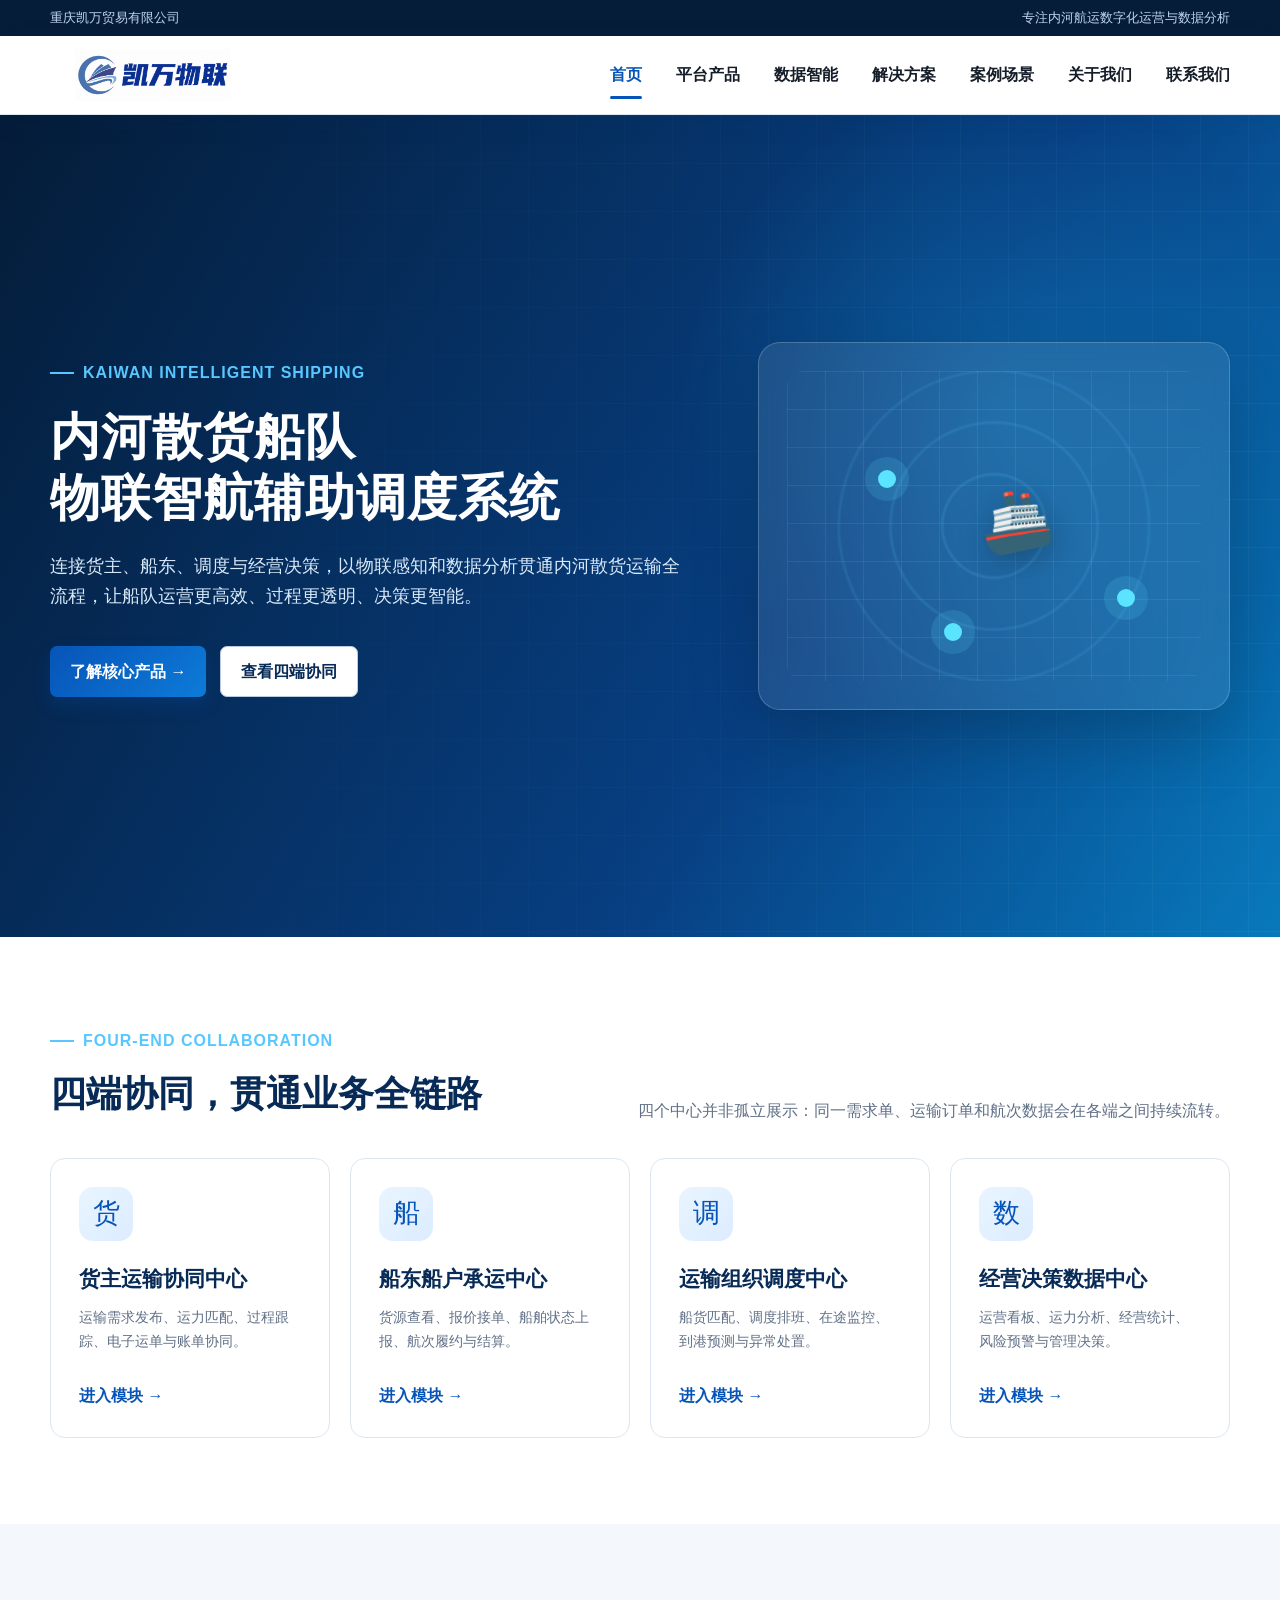
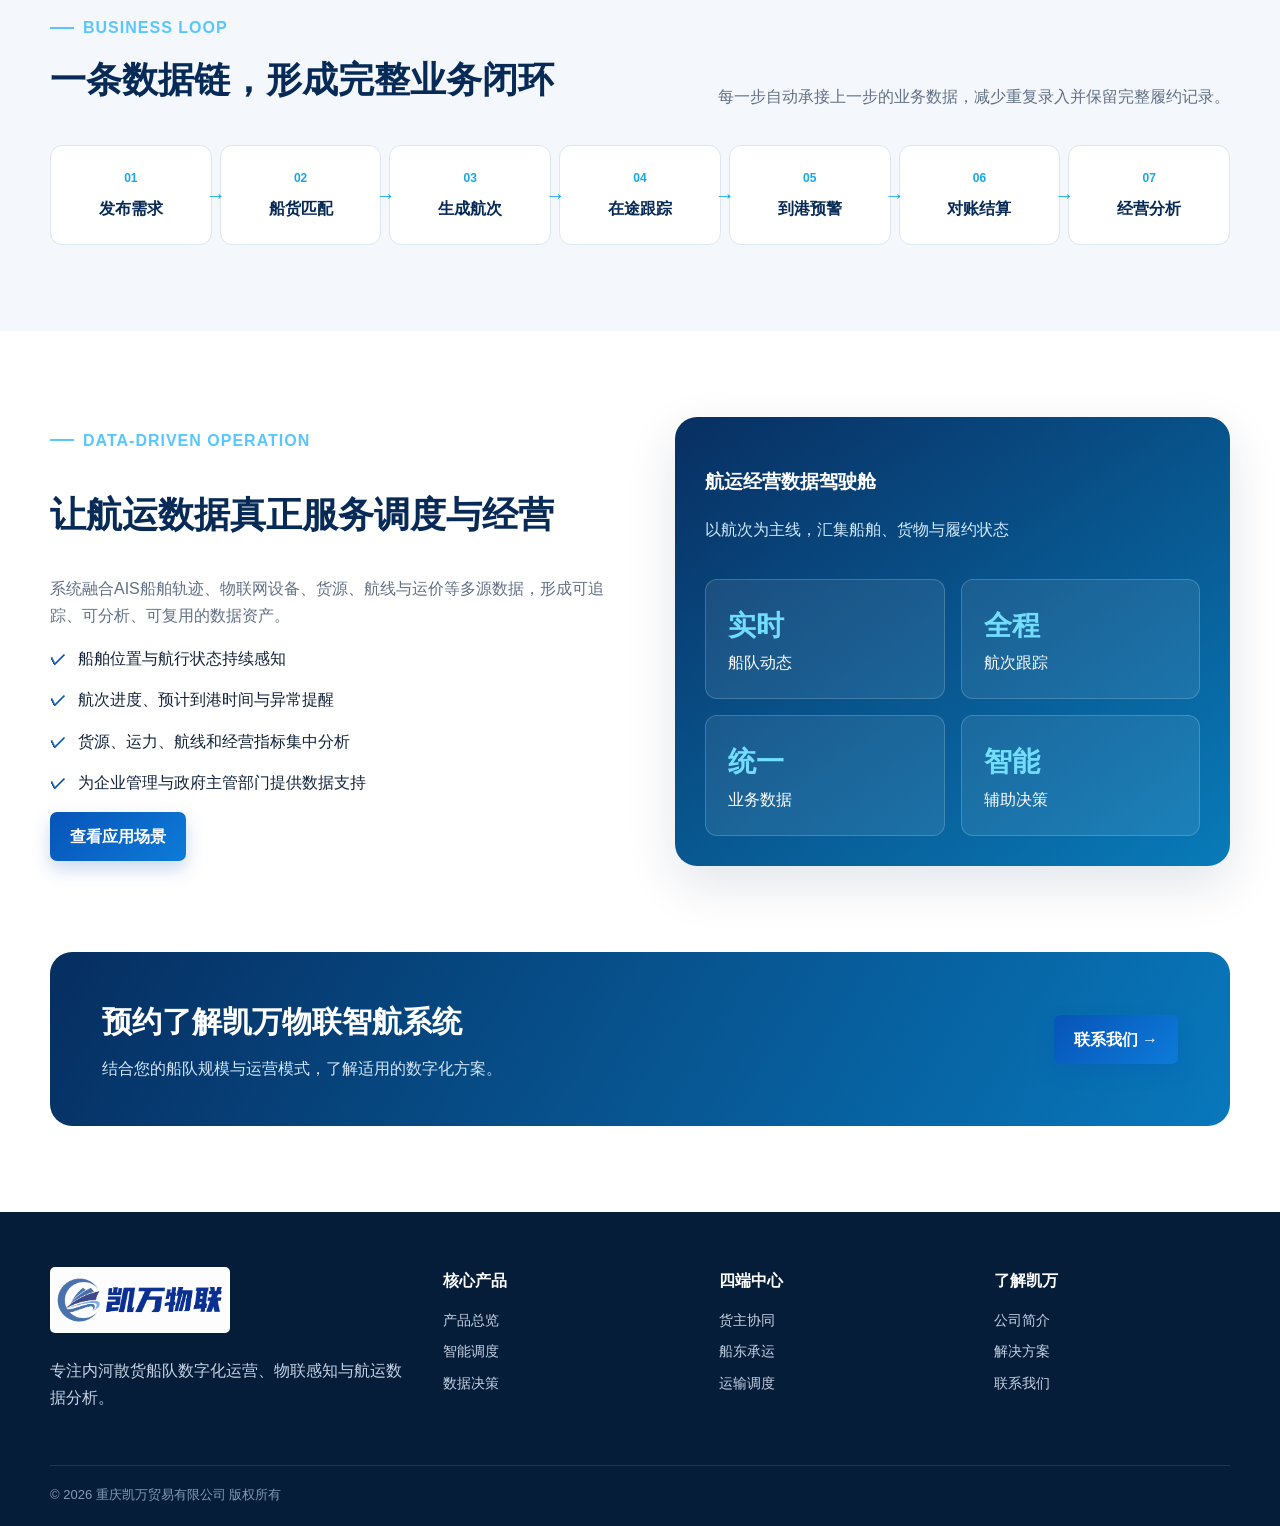
<file: index.html>
<!doctype html><html lang="zh-CN"><head><meta charset="utf-8"><meta name="viewport" content="width=device-width,initial-scale=1"><title>凯万物联｜内河散货船队物联智航辅助调度系统</title><meta name="description" content="重庆凯万贸易有限公司内河散货船队物联智航辅助调度系统"><link rel="stylesheet" href="assets/style.css"></head><body data-page="home">
<div class="topbar"><div class="wrap"><span>重庆凯万贸易有限公司</span><span>专注内河航运数字化运营与数据分析</span></div></div>
<header class="header"><div class="wrap nav"><a class="logo" href="index.html"><img src="assets/logo.png" alt="凯万"></a><nav class="links"><a data-nav="home" href="index.html">首页</a><a data-nav="product" href="product.html">平台产品</a><a data-nav="data" href="data.html">数据智能</a><a data-nav="solutions" href="solutions.html">解决方案</a><a data-nav="cases" href="cases.html">案例场景</a><a data-nav="about" href="about.html">关于我们</a><a data-nav="contact" href="contact.html">联系我们</a></nav><a class="nav-cta" href="contact.html">预约系统演示</a></div></header>
<main><section class="hero"><div class="wrap"><div><span class="eyebrow">KAIWAN INTELLIGENT SHIPPING</span><h1>内河散货船队<br>物联智航辅助调度系统</h1><p>连接货主、船东、调度与经营决策，以物联感知和数据分析贯通内河散货运输全流程，让船队运营更高效、过程更透明、决策更智能。</p><div class="actions"><a class="btn primary" href="product.html">了解核心产品 →</a><a class="btn ghost" href="#modules">查看四端协同</a></div></div><div class="hero-panel"><div class="radar"><span class="ship">🚢</span><i class="pulse p1"></i><i class="pulse p2"></i><i class="pulse p3"></i></div></div></div></section>
<section id="modules"><div class="wrap"><div class="section-head"><div><span class="eyebrow">FOUR-END COLLABORATION</span><h2>四端协同，贯通业务全链路</h2></div><p>四个中心并非孤立展示：同一需求单、运输订单和航次数据会在各端之间持续流转。</p></div><div class="cards">
<a class="card" href="shipper.html"><span class="icon">货</span><h3>货主运输协同中心</h3><p>运输需求发布、运力匹配、过程跟踪、电子运单与账单协同。</p><span class="more">进入模块 →</span></a>
<a class="card" href="shipowner.html"><span class="icon">船</span><h3>船东船户承运中心</h3><p>货源查看、报价接单、船舶状态上报、航次履约与结算。</p><span class="more">进入模块 →</span></a>
<a class="card" href="dispatch.html"><span class="icon">调</span><h3>运输组织调度中心</h3><p>船货匹配、调度排班、在途监控、到港预测与异常处置。</p><span class="more">进入模块 →</span></a>
<a class="card" href="decision.html"><span class="icon">数</span><h3>经营决策数据中心</h3><p>运营看板、运力分析、经营统计、风险预警与管理决策。</p><span class="more">进入模块 →</span></a>
</div></div></section>
<section class="flow"><div class="wrap"><div class="section-head"><div><span class="eyebrow">BUSINESS LOOP</span><h2>一条数据链，形成完整业务闭环</h2></div><p>每一步自动承接上一步的业务数据，减少重复录入并保留完整履约记录。</p></div><div class="flowline"><div class="flow-step"><span class="number">01</span>发布需求</div><div class="flow-step"><span class="number">02</span>船货匹配</div><div class="flow-step"><span class="number">03</span>生成航次</div><div class="flow-step"><span class="number">04</span>在途跟踪</div><div class="flow-step"><span class="number">05</span>到港预警</div><div class="flow-step"><span class="number">06</span>对账结算</div><div class="flow-step"><span class="number">07</span>经营分析</div></div></div></section>
<section><div class="wrap split"><div><span class="eyebrow">DATA-DRIVEN OPERATION</span><h2 style="font-size:36px;color:var(--navy)">让航运数据真正服务调度与经营</h2><p style="color:var(--muted)">系统融合AIS船舶轨迹、物联网设备、货源、航线与运价等多源数据，形成可追踪、可分析、可复用的数据资产。</p><ul class="list"><li>船舶位置与航行状态持续感知</li><li>航次进度、预计到港时间与异常提醒</li><li>货源、运力、航线和经营指标集中分析</li><li>为企业管理与政府主管部门提供数据支持</li></ul><a class="btn primary" href="solutions.html">查看应用场景</a></div><div class="visual"><h3>航运经营数据驾驶舱</h3><p style="color:#cfe9ff">以航次为主线，汇集船舶、货物与履约状态</p><div class="metric-grid"><div class="metric"><strong>实时</strong>船队动态</div><div class="metric"><strong>全程</strong>航次跟踪</div><div class="metric"><strong>统一</strong>业务数据</div><div class="metric"><strong>智能</strong>辅助决策</div></div></div></div></section>
<section style="padding-top:0"><div class="wrap"><div class="cta"><div><h2>预约了解凯万物联智航系统</h2><p>结合您的船队规模与运营模式，了解适用的数字化方案。</p></div><a class="btn primary" href="contact.html">联系我们 →</a></div></div></section></main>
<footer class="footer"><div class="wrap"><div class="footer-grid"><div><img src="assets/logo.png" alt="凯万"><p>专注内河散货船队数字化运营、物联感知与航运数据分析。</p></div><div><h4>核心产品</h4><a href="product.html">产品总览</a><a href="dispatch.html">智能调度</a><a href="decision.html">数据决策</a></div><div><h4>四端中心</h4><a href="shipper.html">货主协同</a><a href="shipowner.html">船东承运</a><a href="dispatch.html">运输调度</a></div><div><h4>了解凯万</h4><a href="about.html">公司简介</a><a href="solutions.html">解决方案</a><a href="contact.html">联系我们</a></div></div><div class="copyright">© <span data-year></span> 重庆凯万贸易有限公司 版权所有</div></div></footer><script src="assets/app.js"></script></body></html>
</file>
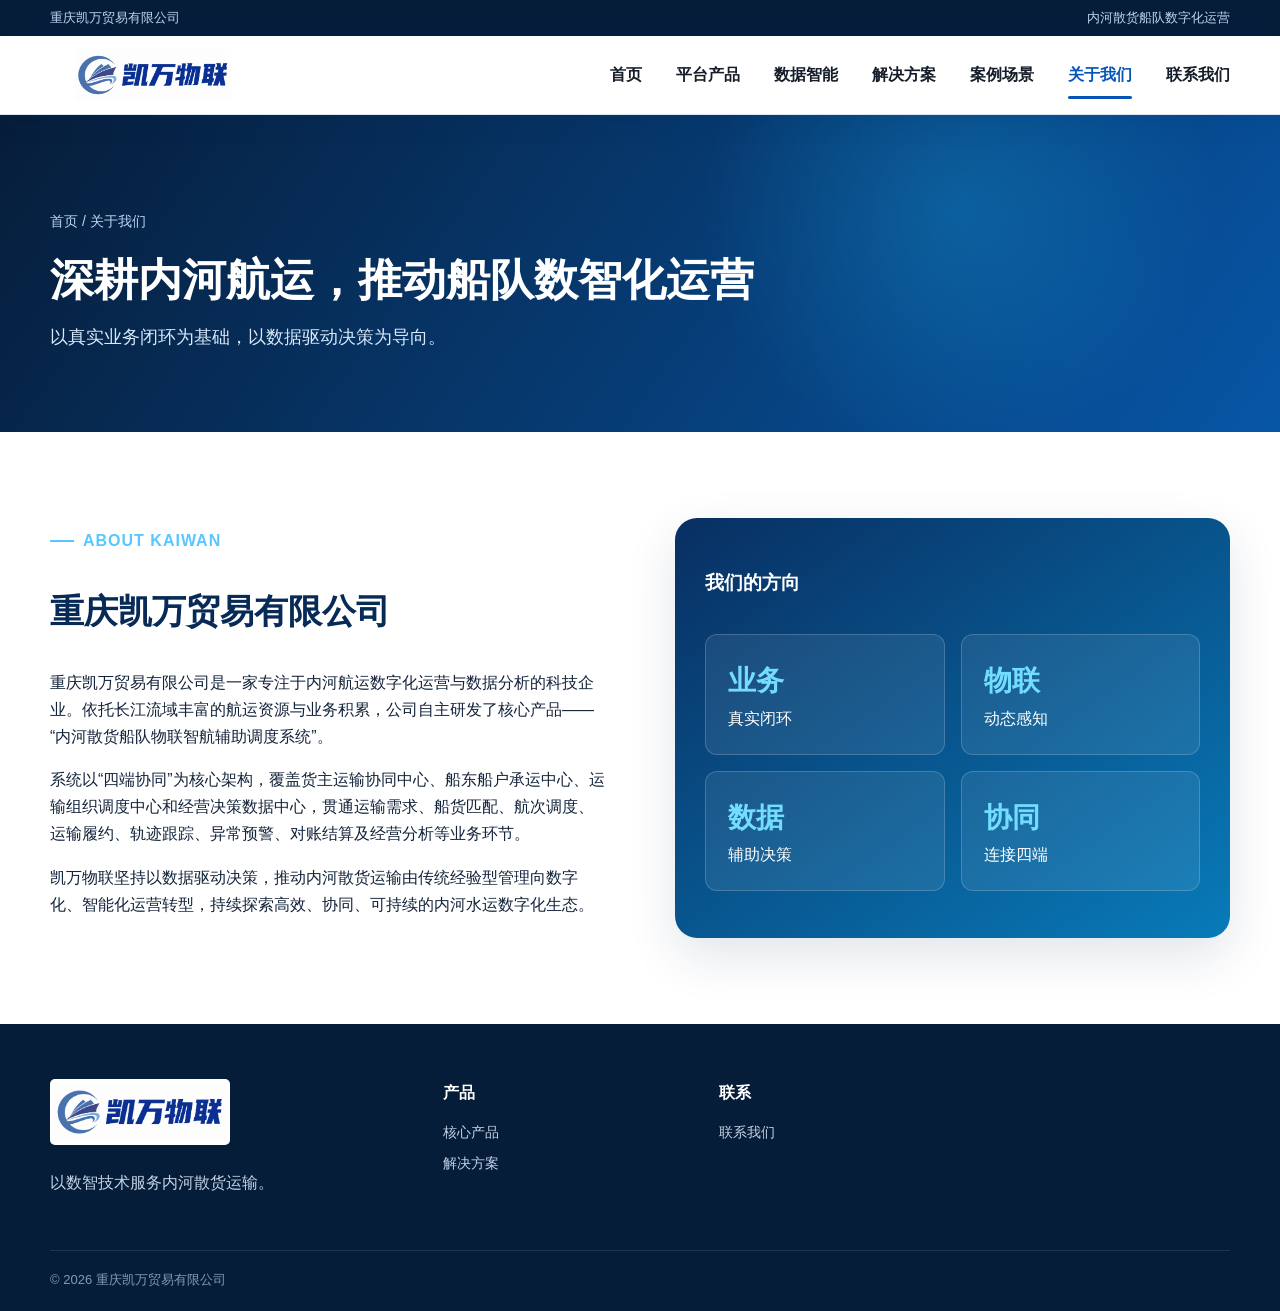
<file: about.html>
<!doctype html><html lang="zh-CN"><head><meta charset="utf-8"><meta name="viewport" content="width=device-width,initial-scale=1"><title>关于我们｜凯万物联</title><link rel="stylesheet" href="assets/style.css"></head><body data-page="about"><div class="topbar"><div class="wrap"><span>重庆凯万贸易有限公司</span><span>内河散货船队数字化运营</span></div></div><header class="header"><div class="wrap nav"><a class="logo" href="index.html"><img src="assets/logo.png" alt="凯万"></a><nav class="links"><a data-nav="home" href="index.html">首页</a><a data-nav="product" href="product.html">平台产品</a><a data-nav="data" href="data.html">数据智能</a><a data-nav="solutions" href="solutions.html">解决方案</a><a data-nav="cases" href="cases.html">案例场景</a><a data-nav="about" href="about.html">关于我们</a><a data-nav="contact" href="contact.html">联系我们</a></nav><a class="nav-cta" href="contact.html">预约系统演示</a></div></header><main><section class="page-hero"><div class="wrap"><div class="crumb"><a href="index.html">首页</a> / 关于我们</div><h1>深耕内河航运，推动船队数智化运营</h1><p>以真实业务闭环为基础，以数据驱动决策为导向。</p></div></section><section><div class="wrap split"><div><span class="eyebrow">ABOUT KAIWAN</span><h2 style="font-size:34px;color:var(--navy)">重庆凯万贸易有限公司</h2><p>重庆凯万贸易有限公司是一家专注于内河航运数字化运营与数据分析的科技企业。依托长江流域丰富的航运资源与业务积累，公司自主研发了核心产品——“内河散货船队物联智航辅助调度系统”。</p><p>系统以“四端协同”为核心架构，覆盖货主运输协同中心、船东船户承运中心、运输组织调度中心和经营决策数据中心，贯通运输需求、船货匹配、航次调度、运输履约、轨迹跟踪、异常预警、对账结算及经营分析等业务环节。</p><p>凯万物联坚持以数据驱动决策，推动内河散货运输由传统经验型管理向数字化、智能化运营转型，持续探索高效、协同、可持续的内河水运数字化生态。</p></div><div class="visual"><h3>我们的方向</h3><div class="metric-grid"><div class="metric"><strong>业务</strong>真实闭环</div><div class="metric"><strong>物联</strong>动态感知</div><div class="metric"><strong>数据</strong>辅助决策</div><div class="metric"><strong>协同</strong>连接四端</div></div></div></div></section></main><footer class="footer"><div class="wrap"><div class="footer-grid"><div><img src="assets/logo.png" alt="凯万"><p>以数智技术服务内河散货运输。</p></div><div><h4>产品</h4><a href="product.html">核心产品</a><a href="solutions.html">解决方案</a></div><div><h4>联系</h4><a href="contact.html">联系我们</a></div></div><div class="copyright">© <span data-year></span> 重庆凯万贸易有限公司</div></div></footer><script src="assets/app.js"></script></body></html>
</file>
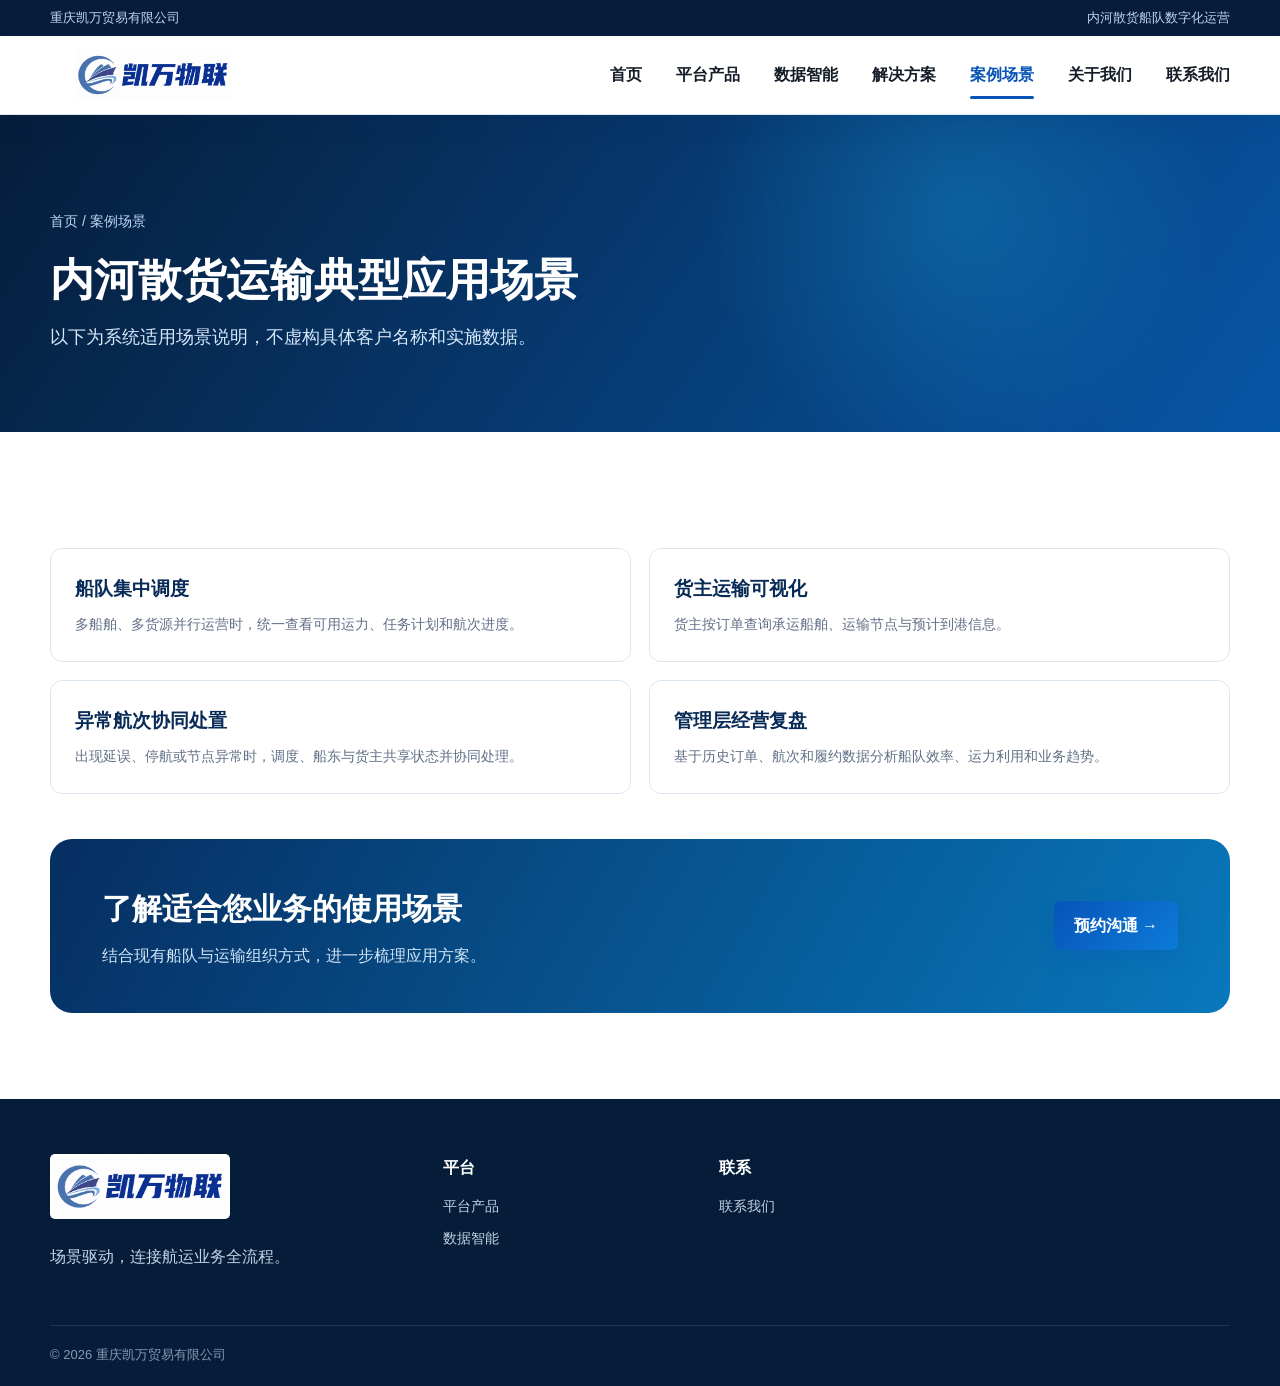
<file: cases.html>
<!doctype html><html lang="zh-CN"><head><meta charset="utf-8"><meta name="viewport" content="width=device-width,initial-scale=1"><title>案例场景｜凯万物联</title><link rel="stylesheet" href="assets/style.css"></head><body data-page="cases"><div class="topbar"><div class="wrap"><span>重庆凯万贸易有限公司</span><span>内河散货船队数字化运营</span></div></div><header class="header"><div class="wrap nav"><a class="logo" href="index.html"><img src="assets/logo.png" alt="凯万"></a><nav class="links"><a data-nav="home" href="index.html">首页</a><a data-nav="product" href="product.html">平台产品</a><a data-nav="data" href="data.html">数据智能</a><a data-nav="solutions" href="solutions.html">解决方案</a><a data-nav="cases" href="cases.html">案例场景</a><a data-nav="about" href="about.html">关于我们</a><a data-nav="contact" href="contact.html">联系我们</a></nav></div></header><main><section class="page-hero"><div class="wrap"><div class="crumb"><a href="index.html">首页</a> / 案例场景</div><h1>内河散货运输典型应用场景</h1><p>以下为系统适用场景说明，不虚构具体客户名称和实施数据。</p></div></section><section><div class="wrap"><div class="feature-grid"><div class="feature"><h3>船队集中调度</h3><p>多船舶、多货源并行运营时，统一查看可用运力、任务计划和航次进度。</p></div><div class="feature"><h3>货主运输可视化</h3><p>货主按订单查询承运船舶、运输节点与预计到港信息。</p></div><div class="feature"><h3>异常航次协同处置</h3><p>出现延误、停航或节点异常时，调度、船东与货主共享状态并协同处理。</p></div><div class="feature"><h3>管理层经营复盘</h3><p>基于历史订单、航次和履约数据分析船队效率、运力利用和业务趋势。</p></div></div><div class="cta" style="margin-top:45px"><div><h2>了解适合您业务的使用场景</h2><p>结合现有船队与运输组织方式，进一步梳理应用方案。</p></div><a class="btn primary" href="contact.html">预约沟通 →</a></div></div></section></main><footer class="footer"><div class="wrap"><div class="footer-grid"><div><img src="assets/logo.png" alt="凯万"><p>场景驱动，连接航运业务全流程。</p></div><div><h4>平台</h4><a href="product.html">平台产品</a><a href="data.html">数据智能</a></div><div><h4>联系</h4><a href="contact.html">联系我们</a></div></div><div class="copyright">© <span data-year></span> 重庆凯万贸易有限公司</div></div></footer><script src="assets/app.js"></script></body></html>
</file>
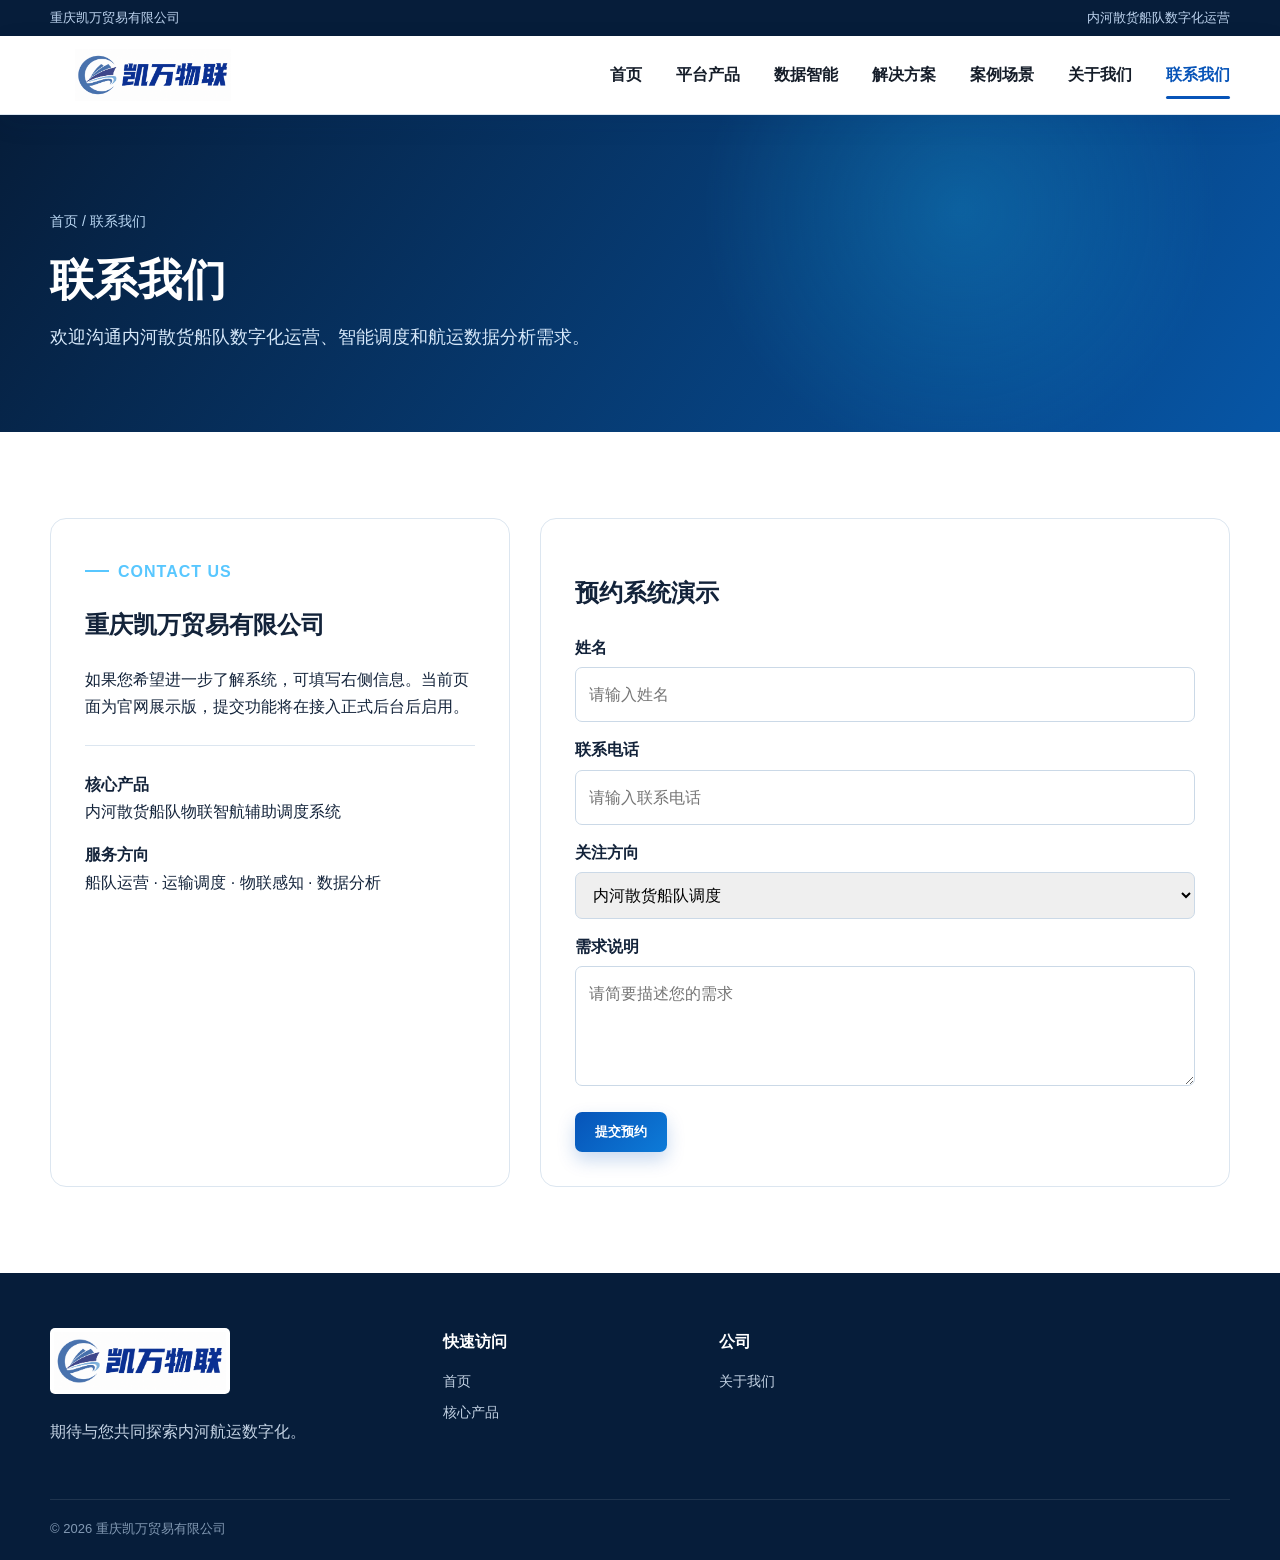
<file: contact.html>
<!doctype html><html lang="zh-CN"><head><meta charset="utf-8"><meta name="viewport" content="width=device-width,initial-scale=1"><title>联系我们｜凯万物联</title><link rel="stylesheet" href="assets/style.css"><style>.contact-box{display:grid;grid-template-columns:.8fr 1.2fr;gap:30px}.contact-info,.form{border:1px solid var(--line);padding:34px;border-radius:16px}.form label{display:block;font-weight:700;margin:14px 0 6px}.form input,.form textarea,.form select{width:100%;padding:13px;border:1px solid #cbd9e7;border-radius:7px;font:inherit}.form textarea{height:120px;resize:vertical}@media(max-width:760px){.contact-box{grid-template-columns:1fr}}</style></head><body data-page="contact"><div class="topbar"><div class="wrap"><span>重庆凯万贸易有限公司</span><span>内河散货船队数字化运营</span></div></div><header class="header"><div class="wrap nav"><a class="logo" href="index.html"><img src="assets/logo.png" alt="凯万"></a><nav class="links"><a data-nav="home" href="index.html">首页</a><a data-nav="product" href="product.html">平台产品</a><a data-nav="data" href="data.html">数据智能</a><a data-nav="solutions" href="solutions.html">解决方案</a><a data-nav="cases" href="cases.html">案例场景</a><a data-nav="about" href="about.html">关于我们</a><a data-nav="contact" href="contact.html">联系我们</a></nav><a class="nav-cta" href="contact.html">预约系统演示</a></div></header><main><section class="page-hero"><div class="wrap"><div class="crumb"><a href="index.html">首页</a> / 联系我们</div><h1>联系我们</h1><p>欢迎沟通内河散货船队数字化运营、智能调度和航运数据分析需求。</p></div></section><section><div class="wrap contact-box"><div class="contact-info"><span class="eyebrow">CONTACT US</span><h2>重庆凯万贸易有限公司</h2><p>如果您希望进一步了解系统，可填写右侧信息。当前页面为官网展示版，提交功能将在接入正式后台后启用。</p><hr style="border:0;border-top:1px solid var(--line);margin:25px 0"><p><strong>核心产品</strong><br>内河散货船队物联智航辅助调度系统</p><p><strong>服务方向</strong><br>船队运营 · 运输调度 · 物联感知 · 数据分析</p></div><form class="form" onsubmit="event.preventDefault();alert('信息已记录在当前演示页面中。正式上线前需接入后台或表单服务。')"><h2>预约系统演示</h2><label>姓名</label><input required placeholder="请输入姓名"><label>联系电话</label><input required placeholder="请输入联系电话"><label>关注方向</label><select><option>内河散货船队调度</option><option>货主运输协同</option><option>船东船户承运</option><option>经营数据分析</option></select><label>需求说明</label><textarea placeholder="请简要描述您的需求"></textarea><button class="btn primary" type="submit" style="border:0;margin-top:18px">提交预约</button></form></div></section></main><footer class="footer"><div class="wrap"><div class="footer-grid"><div><img src="assets/logo.png" alt="凯万"><p>期待与您共同探索内河航运数字化。</p></div><div><h4>快速访问</h4><a href="index.html">首页</a><a href="product.html">核心产品</a></div><div><h4>公司</h4><a href="about.html">关于我们</a></div></div><div class="copyright">© <span data-year></span> 重庆凯万贸易有限公司</div></div></footer><script src="assets/app.js"></script></body></html>
</file>
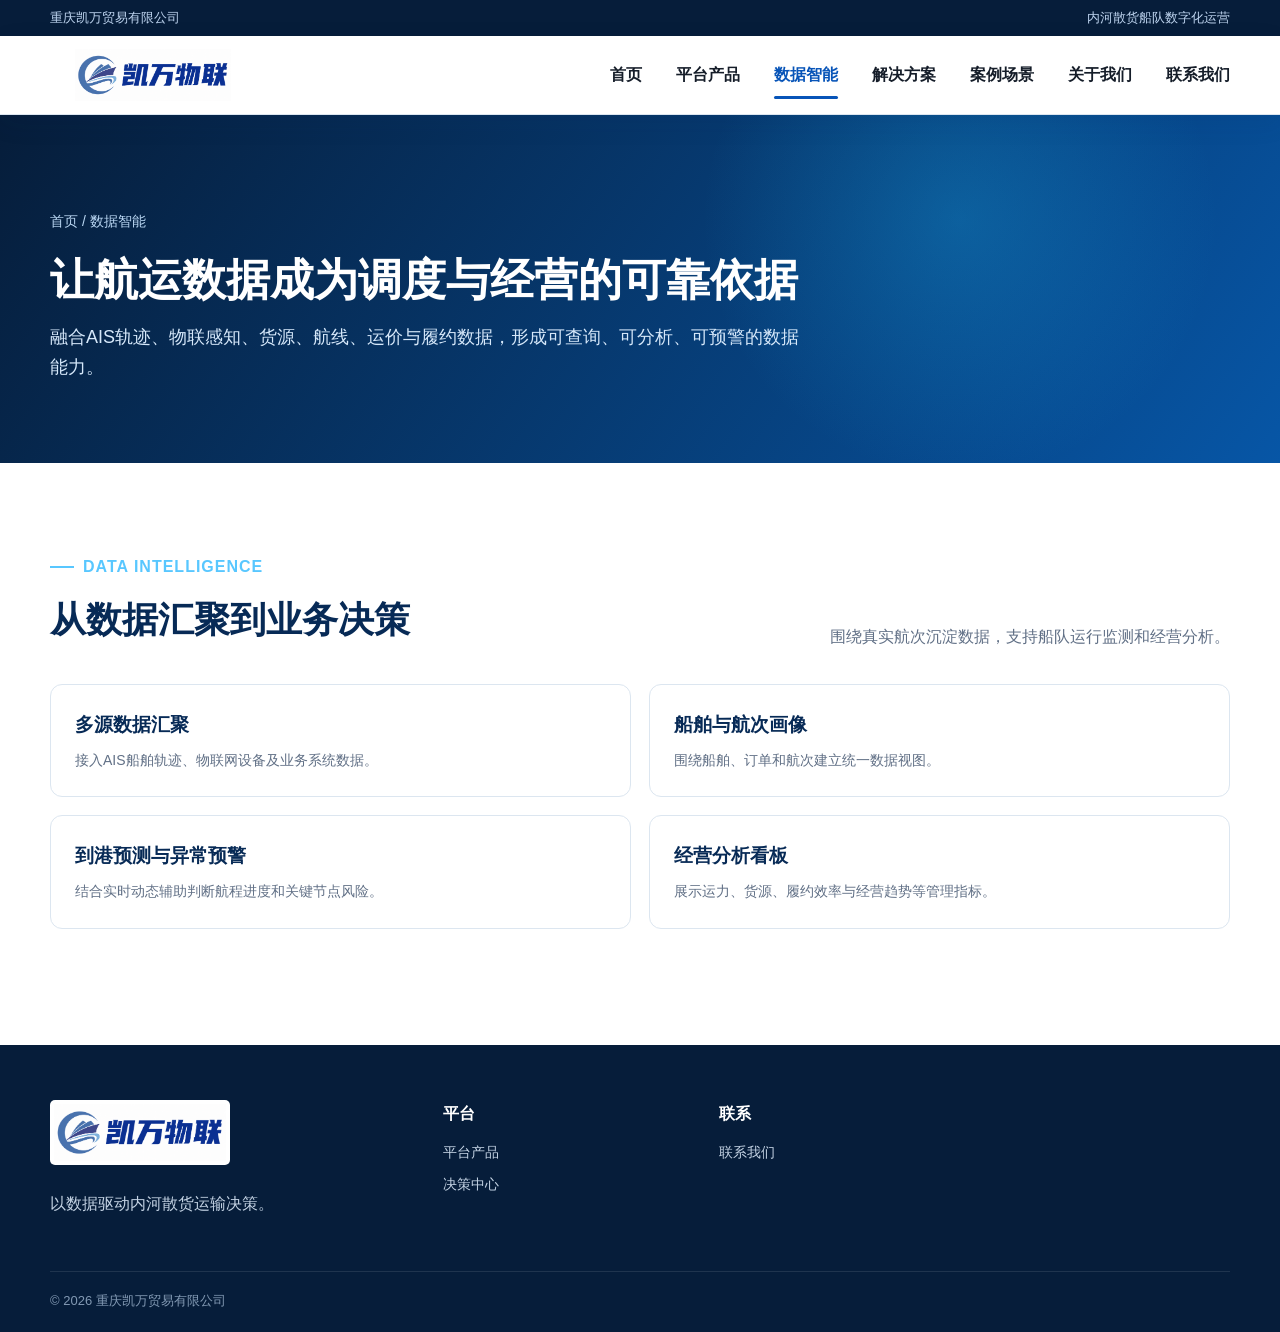
<file: data.html>
<!doctype html><html lang="zh-CN"><head><meta charset="utf-8"><meta name="viewport" content="width=device-width,initial-scale=1"><title>数据智能｜凯万物联</title><link rel="stylesheet" href="assets/style.css"></head><body data-page="data"><div class="topbar"><div class="wrap"><span>重庆凯万贸易有限公司</span><span>内河散货船队数字化运营</span></div></div><header class="header"><div class="wrap nav"><a class="logo" href="index.html"><img src="assets/logo.png" alt="凯万"></a><nav class="links"><a data-nav="home" href="index.html">首页</a><a data-nav="product" href="product.html">平台产品</a><a data-nav="data" href="data.html">数据智能</a><a data-nav="solutions" href="solutions.html">解决方案</a><a data-nav="cases" href="cases.html">案例场景</a><a data-nav="about" href="about.html">关于我们</a><a data-nav="contact" href="contact.html">联系我们</a></nav></div></header><main><section class="page-hero"><div class="wrap"><div class="crumb"><a href="index.html">首页</a> / 数据智能</div><h1>让航运数据成为调度与经营的可靠依据</h1><p>融合AIS轨迹、物联感知、货源、航线、运价与履约数据，形成可查询、可分析、可预警的数据能力。</p></div></section><section><div class="wrap"><div class="section-head"><div><span class="eyebrow">DATA INTELLIGENCE</span><h2>从数据汇聚到业务决策</h2></div><p>围绕真实航次沉淀数据，支持船队运行监测和经营分析。</p></div><div class="feature-grid"><div class="feature"><h3>多源数据汇聚</h3><p>接入AIS船舶轨迹、物联网设备及业务系统数据。</p></div><div class="feature"><h3>船舶与航次画像</h3><p>围绕船舶、订单和航次建立统一数据视图。</p></div><div class="feature"><h3>到港预测与异常预警</h3><p>结合实时动态辅助判断航程进度和关键节点风险。</p></div><div class="feature"><h3>经营分析看板</h3><p>展示运力、货源、履约效率与经营趋势等管理指标。</p></div></div></div></section></main><footer class="footer"><div class="wrap"><div class="footer-grid"><div><img src="assets/logo.png" alt="凯万"><p>以数据驱动内河散货运输决策。</p></div><div><h4>平台</h4><a href="product.html">平台产品</a><a href="decision.html">决策中心</a></div><div><h4>联系</h4><a href="contact.html">联系我们</a></div></div><div class="copyright">© <span data-year></span> 重庆凯万贸易有限公司</div></div></footer><script src="assets/app.js"></script></body></html>
</file>
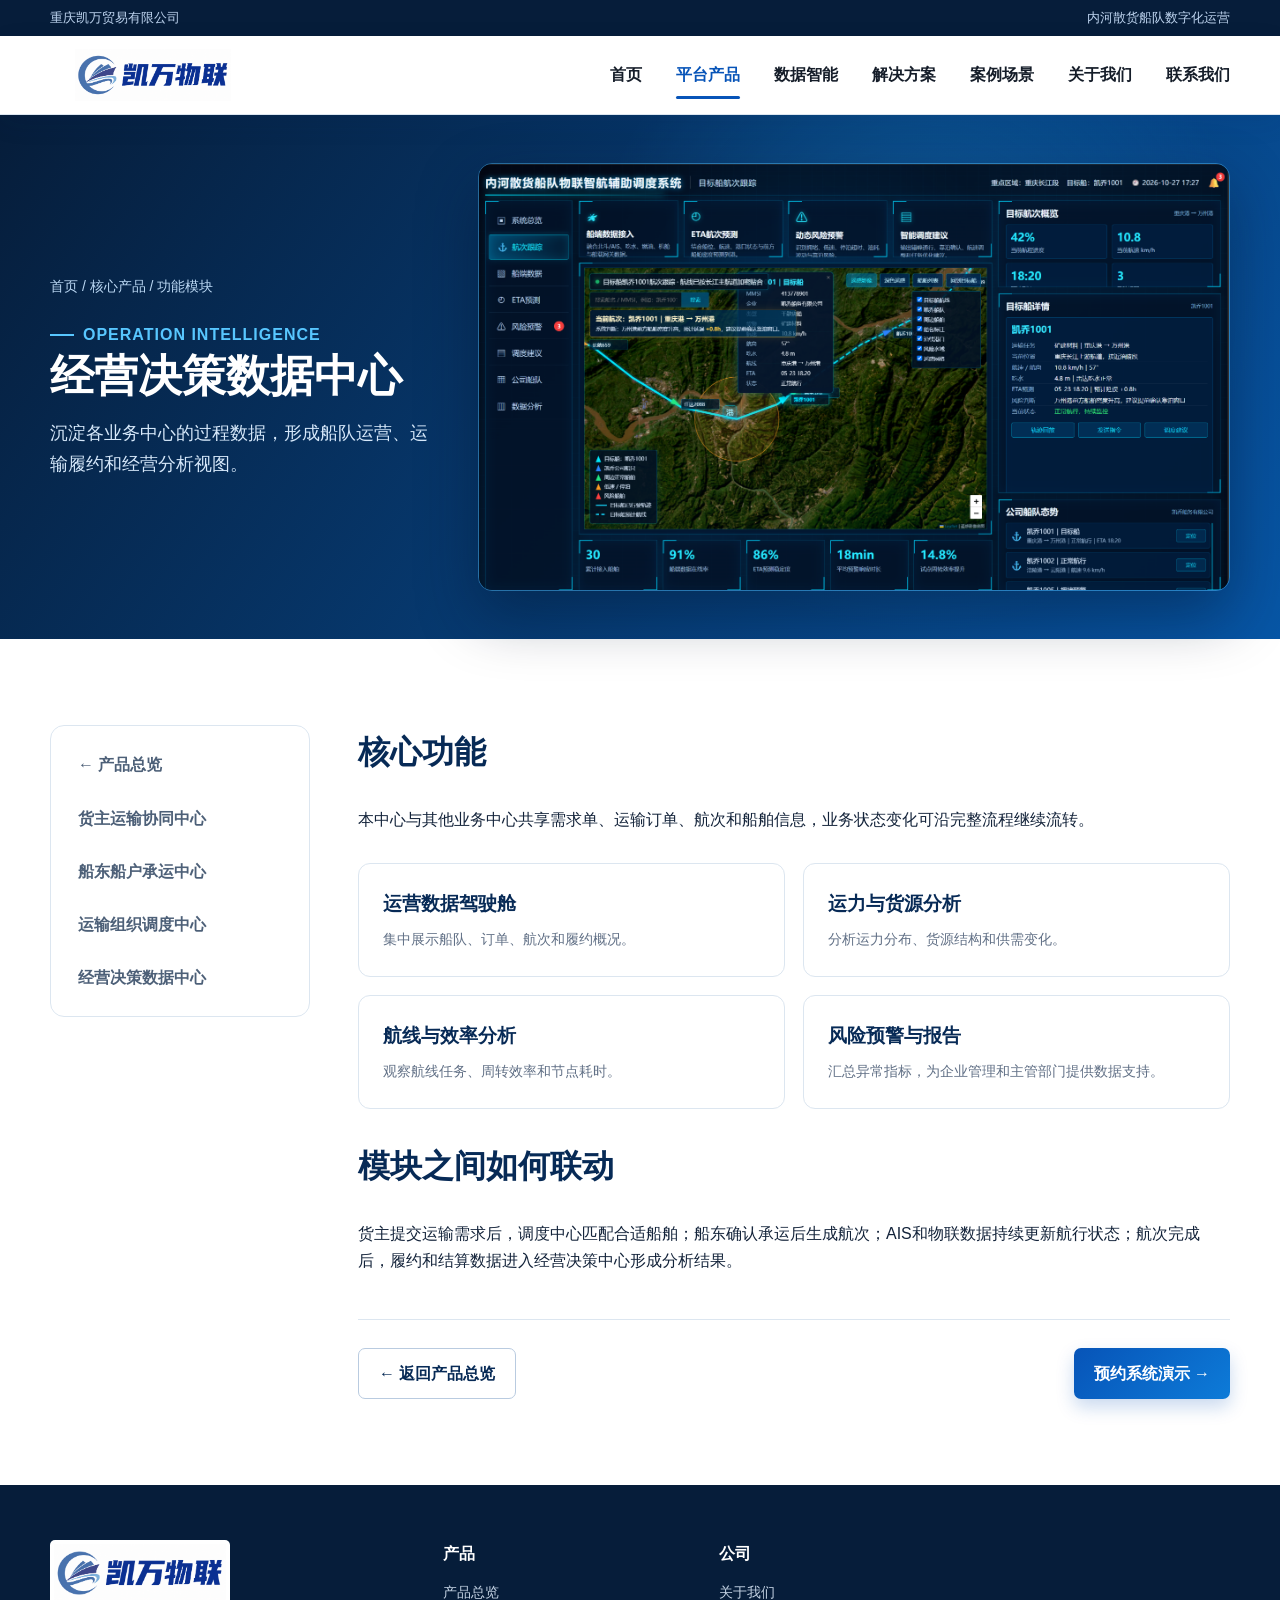
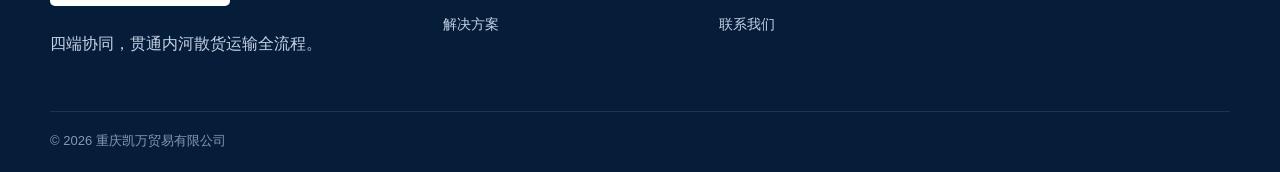
<file: decision.html>
<!doctype html><html lang="zh-CN"><head><meta charset="utf-8"><meta name="viewport" content="width=device-width,initial-scale=1"><title>功能模块｜凯万物联</title><link rel="stylesheet" href="assets/style.css"></head><body data-page="product" data-module="decision"><div class="topbar"><div class="wrap"><span>重庆凯万贸易有限公司</span><span>内河散货船队数字化运营</span></div></div><header class="header"><div class="wrap nav"><a class="logo" href="index.html"><img src="assets/logo.png" alt="凯万"></a><nav class="links"><a data-nav="home" href="index.html">首页</a><a data-nav="product" href="product.html">平台产品</a><a data-nav="data" href="data.html">数据智能</a><a data-nav="solutions" href="solutions.html">解决方案</a><a data-nav="cases" href="cases.html">案例场景</a><a data-nav="about" href="about.html">关于我们</a><a data-nav="contact" href="contact.html">联系我们</a></nav><a class="nav-cta" href="contact.html">预约系统演示</a></div></header><main><section class="page-hero decision-hero"><div class="wrap decision-hero-grid"><div class="decision-hero-copy"><div class="crumb"><a href="index.html">首页</a> / <a href="product.html">核心产品</a> / 功能模块</div><span class="eyebrow" data-tag></span><h1 data-title></h1><p data-intro></p></div><figure class="decision-hero-media"><img src="assets/decision-dashboard.png" alt="内河散货船队物联智航辅助调度系统界面"></figure></div></section><section><div class="wrap module-layout"><aside class="side"><a href="product.html">← 产品总览</a><a href="shipper.html">货主运输协同中心</a><a href="shipowner.html">船东船户承运中心</a><a href="dispatch.html">运输组织调度中心</a><a href="decision.html">经营决策数据中心</a></aside><article class="content"><h2>核心功能</h2><p>本中心与其他业务中心共享需求单、运输订单、航次和船舶信息，业务状态变化可沿完整流程继续流转。</p><div class="feature-grid" data-features></div><h2>模块之间如何联动</h2><p>货主提交运输需求后，调度中心匹配合适船舶；船东确认承运后生成航次；AIS和物联数据持续更新航行状态；航次完成后，履约和结算数据进入经营决策中心形成分析结果。</p><div class="module-nav"><a class="btn ghost" href="product.html">← 返回产品总览</a><a class="btn primary" href="contact.html">预约系统演示 →</a></div></article></div></section></main><footer class="footer"><div class="wrap"><div class="footer-grid"><div><img src="assets/logo.png" alt="凯万"><p>四端协同，贯通内河散货运输全流程。</p></div><div><h4>产品</h4><a href="product.html">产品总览</a><a href="solutions.html">解决方案</a></div><div><h4>公司</h4><a href="about.html">关于我们</a><a href="contact.html">联系我们</a></div></div><div class="copyright">© <span data-year></span> 重庆凯万贸易有限公司</div></div></footer><script src="assets/app.js"></script><script src="module-template.js"></script></body></html>
</file>
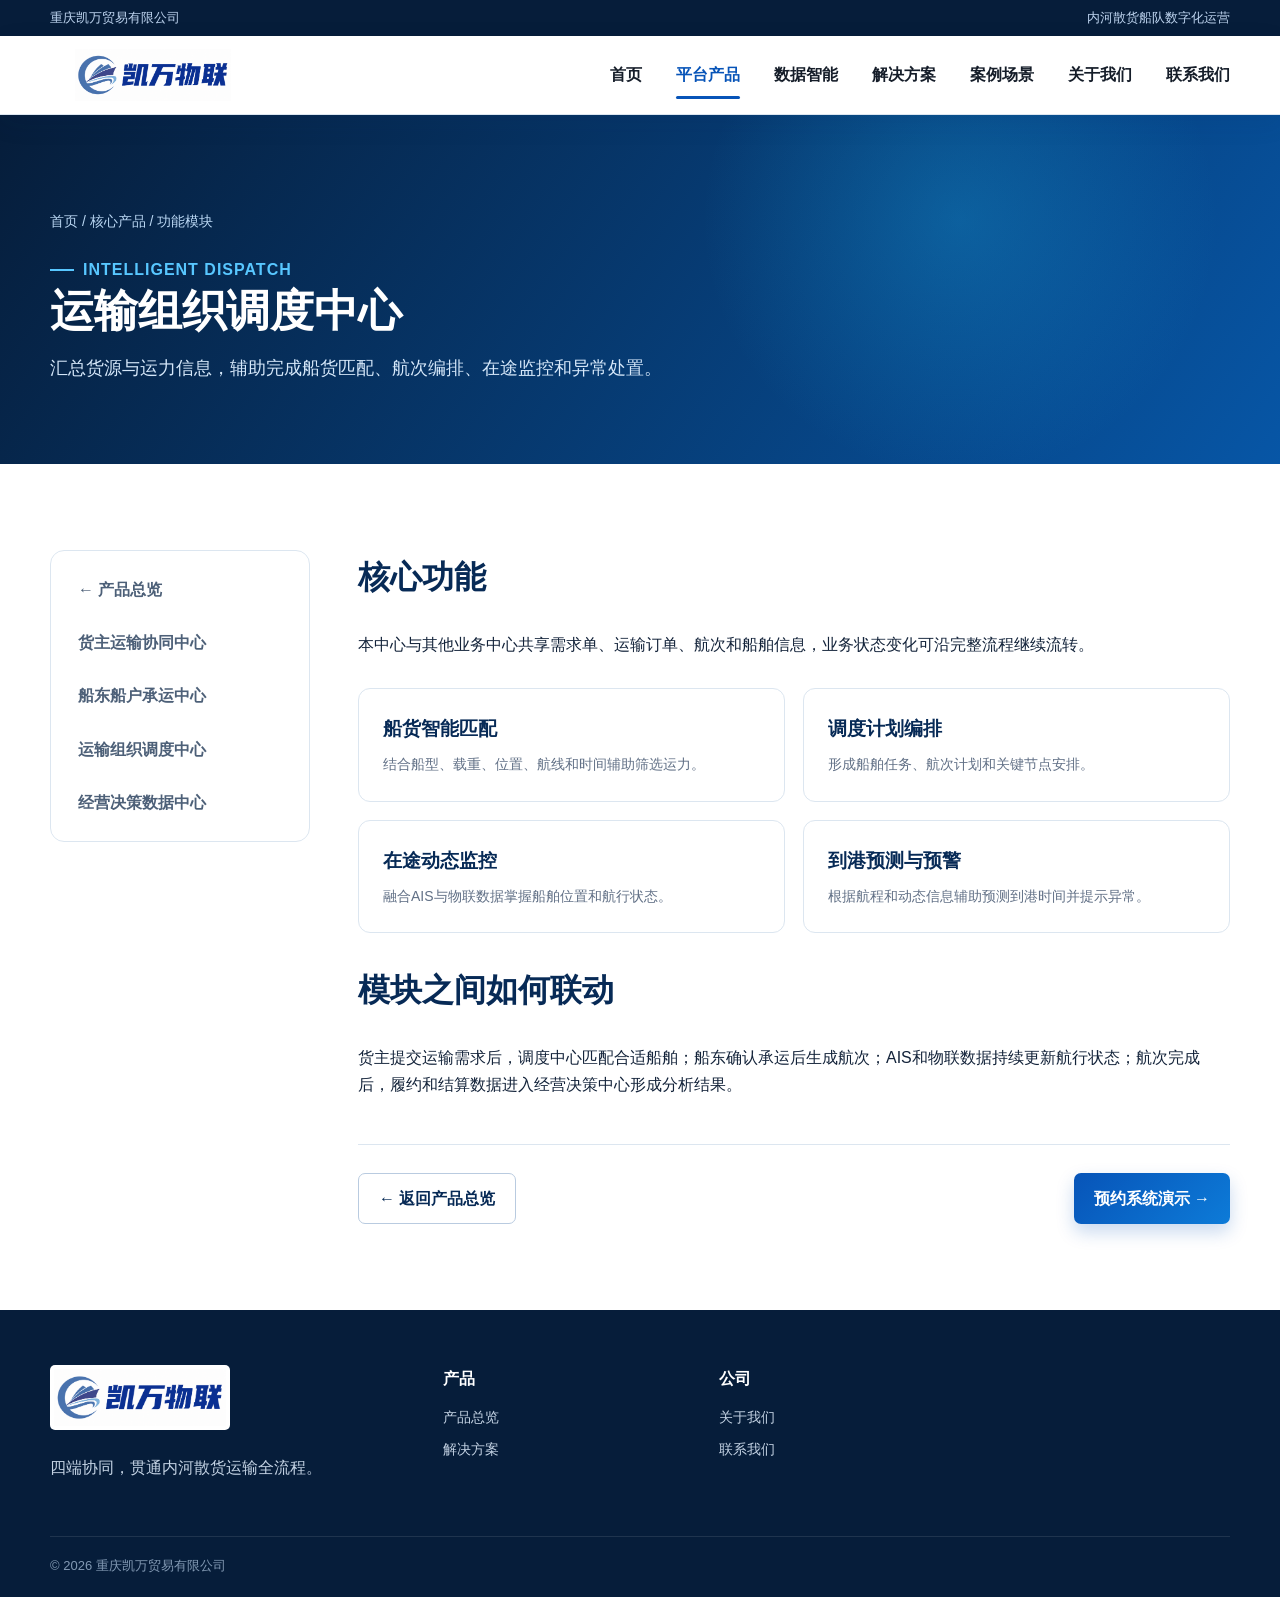
<file: dispatch.html>
<!doctype html><html lang="zh-CN"><head><meta charset="utf-8"><meta name="viewport" content="width=device-width,initial-scale=1"><title>功能模块｜凯万物联</title><link rel="stylesheet" href="assets/style.css"></head><body data-page="product" data-module="dispatch"><div class="topbar"><div class="wrap"><span>重庆凯万贸易有限公司</span><span>内河散货船队数字化运营</span></div></div><header class="header"><div class="wrap nav"><a class="logo" href="index.html"><img src="assets/logo.png" alt="凯万"></a><nav class="links"><a data-nav="home" href="index.html">首页</a><a data-nav="product" href="product.html">平台产品</a><a data-nav="data" href="data.html">数据智能</a><a data-nav="solutions" href="solutions.html">解决方案</a><a data-nav="cases" href="cases.html">案例场景</a><a data-nav="about" href="about.html">关于我们</a><a data-nav="contact" href="contact.html">联系我们</a></nav><a class="nav-cta" href="contact.html">预约系统演示</a></div></header><main><section class="page-hero"><div class="wrap"><div class="crumb"><a href="index.html">首页</a> / <a href="product.html">核心产品</a> / 功能模块</div><span class="eyebrow" data-tag></span><h1 data-title></h1><p data-intro></p></div></section><section><div class="wrap module-layout"><aside class="side"><a href="product.html">← 产品总览</a><a href="shipper.html">货主运输协同中心</a><a href="shipowner.html">船东船户承运中心</a><a href="dispatch.html">运输组织调度中心</a><a href="decision.html">经营决策数据中心</a></aside><article class="content"><h2>核心功能</h2><p>本中心与其他业务中心共享需求单、运输订单、航次和船舶信息，业务状态变化可沿完整流程继续流转。</p><div class="feature-grid" data-features></div><h2>模块之间如何联动</h2><p>货主提交运输需求后，调度中心匹配合适船舶；船东确认承运后生成航次；AIS和物联数据持续更新航行状态；航次完成后，履约和结算数据进入经营决策中心形成分析结果。</p><div class="module-nav"><a class="btn ghost" href="product.html">← 返回产品总览</a><a class="btn primary" href="contact.html">预约系统演示 →</a></div></article></div></section></main><footer class="footer"><div class="wrap"><div class="footer-grid"><div><img src="assets/logo.png" alt="凯万"><p>四端协同，贯通内河散货运输全流程。</p></div><div><h4>产品</h4><a href="product.html">产品总览</a><a href="solutions.html">解决方案</a></div><div><h4>公司</h4><a href="about.html">关于我们</a><a href="contact.html">联系我们</a></div></div><div class="copyright">© <span data-year></span> 重庆凯万贸易有限公司</div></div></footer><script src="assets/app.js"></script><script src="module-template.js"></script></body></html>
</file>
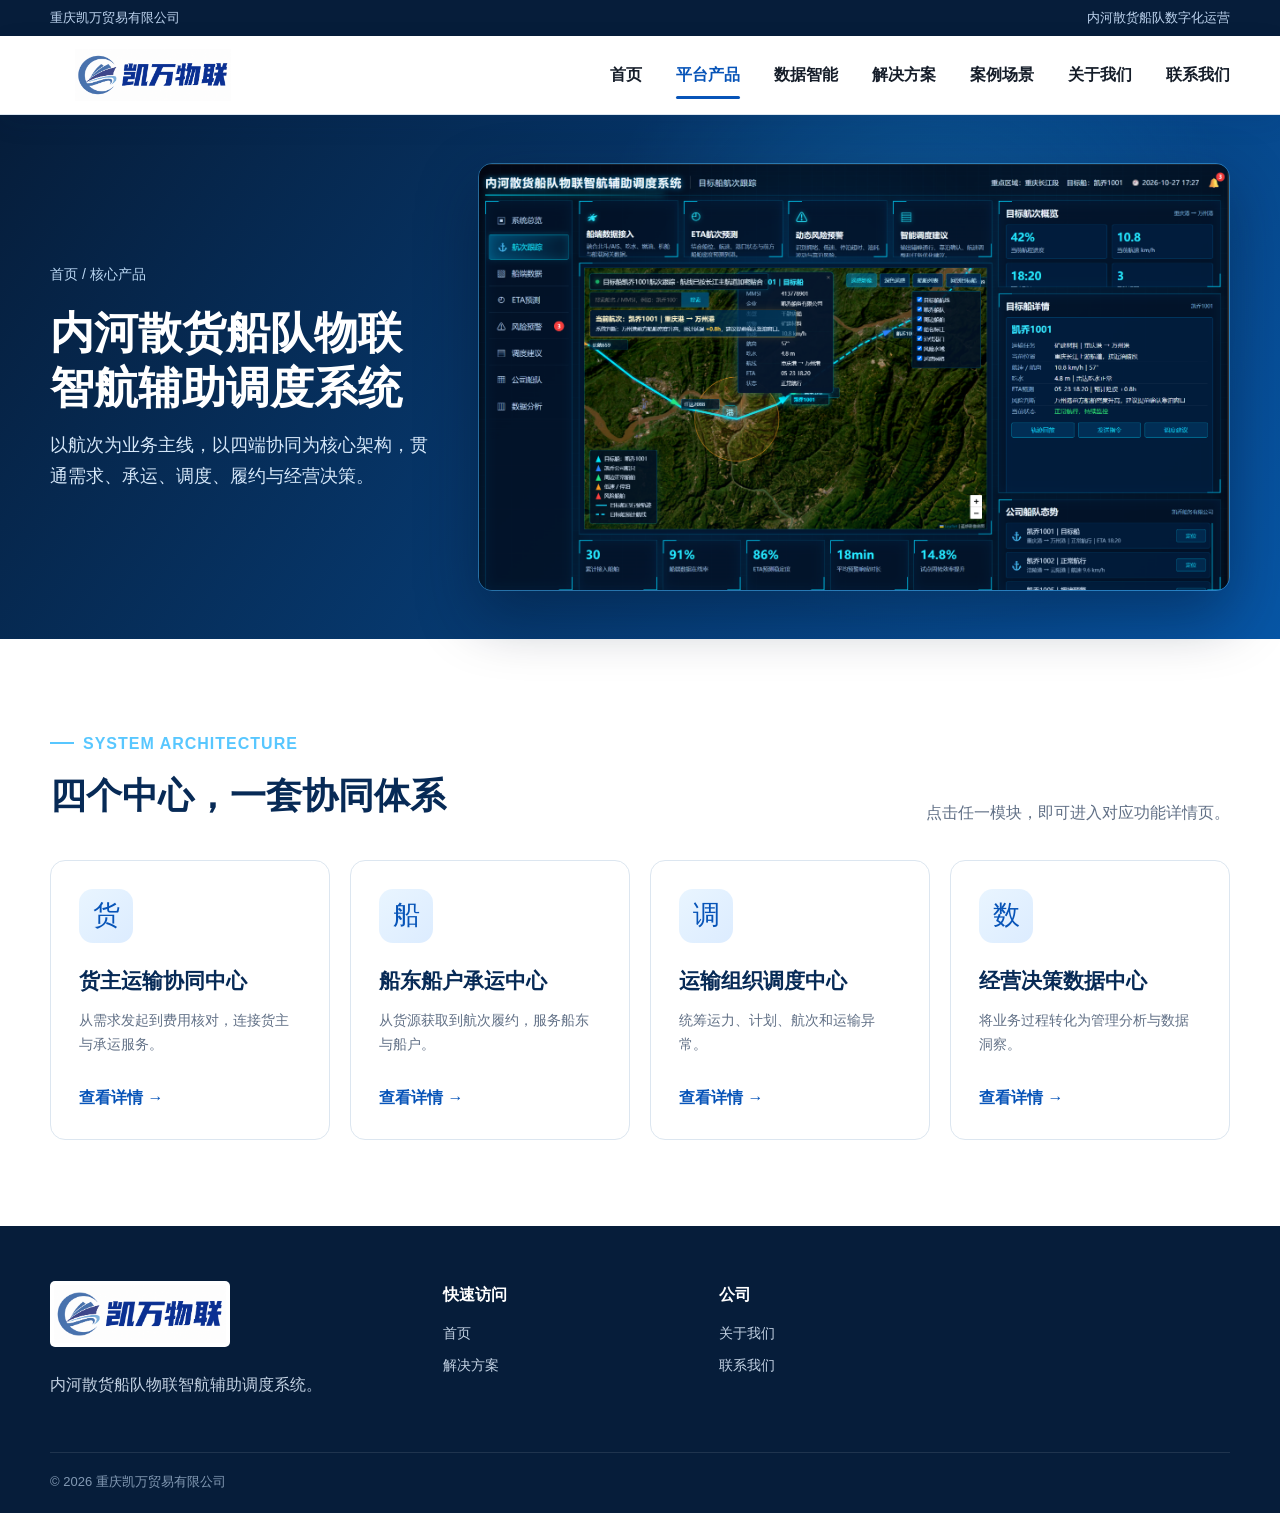
<file: product.html>
<!doctype html><html lang="zh-CN"><head><meta charset="utf-8"><meta name="viewport" content="width=device-width,initial-scale=1"><title>平台产品｜凯万物联</title><link rel="stylesheet" href="assets/style.css"></head><body data-page="product"><div class="topbar"><div class="wrap"><span>重庆凯万贸易有限公司</span><span>内河散货船队数字化运营</span></div></div><header class="header"><div class="wrap nav"><a class="logo" href="index.html"><img src="assets/logo.png" alt="凯万"></a><nav class="links"><a data-nav="home" href="index.html">首页</a><a data-nav="product" href="product.html">平台产品</a><a data-nav="data" href="data.html">数据智能</a><a data-nav="solutions" href="solutions.html">解决方案</a><a data-nav="cases" href="cases.html">案例场景</a><a data-nav="about" href="about.html">关于我们</a><a data-nav="contact" href="contact.html">联系我们</a></nav><a class="nav-cta" href="contact.html">预约系统演示</a></div></header><main><section class="page-hero decision-hero"><div class="wrap decision-hero-grid"><div class="decision-hero-copy"><div class="crumb"><a href="index.html">首页</a> / 核心产品</div><h1>内河散货船队物联智航辅助调度系统</h1><p>以航次为业务主线，以四端协同为核心架构，贯通需求、承运、调度、履约与经营决策。</p></div><figure class="decision-hero-media"><img src="assets/decision-dashboard.png" alt="内河散货船队物联智航辅助调度系统界面"></figure></div></section><section><div class="wrap"><div class="section-head"><div><span class="eyebrow">SYSTEM ARCHITECTURE</span><h2>四个中心，一套协同体系</h2></div><p>点击任一模块，即可进入对应功能详情页。</p></div><div class="cards"><a class="card" href="shipper.html"><span class="icon">货</span><h3>货主运输协同中心</h3><p>从需求发起到费用核对，连接货主与承运服务。</p><span class="more">查看详情 →</span></a><a class="card" href="shipowner.html"><span class="icon">船</span><h3>船东船户承运中心</h3><p>从货源获取到航次履约，服务船东与船户。</p><span class="more">查看详情 →</span></a><a class="card" href="dispatch.html"><span class="icon">调</span><h3>运输组织调度中心</h3><p>统筹运力、计划、航次和运输异常。</p><span class="more">查看详情 →</span></a><a class="card" href="decision.html"><span class="icon">数</span><h3>经营决策数据中心</h3><p>将业务过程转化为管理分析与数据洞察。</p><span class="more">查看详情 →</span></a></div></div></section></main><footer class="footer"><div class="wrap"><div class="footer-grid"><div><img src="assets/logo.png" alt="凯万"><p>内河散货船队物联智航辅助调度系统。</p></div><div><h4>快速访问</h4><a href="index.html">首页</a><a href="solutions.html">解决方案</a></div><div><h4>公司</h4><a href="about.html">关于我们</a><a href="contact.html">联系我们</a></div></div><div class="copyright">© <span data-year></span> 重庆凯万贸易有限公司</div></div></footer><script src="assets/app.js"></script></body></html>
</file>
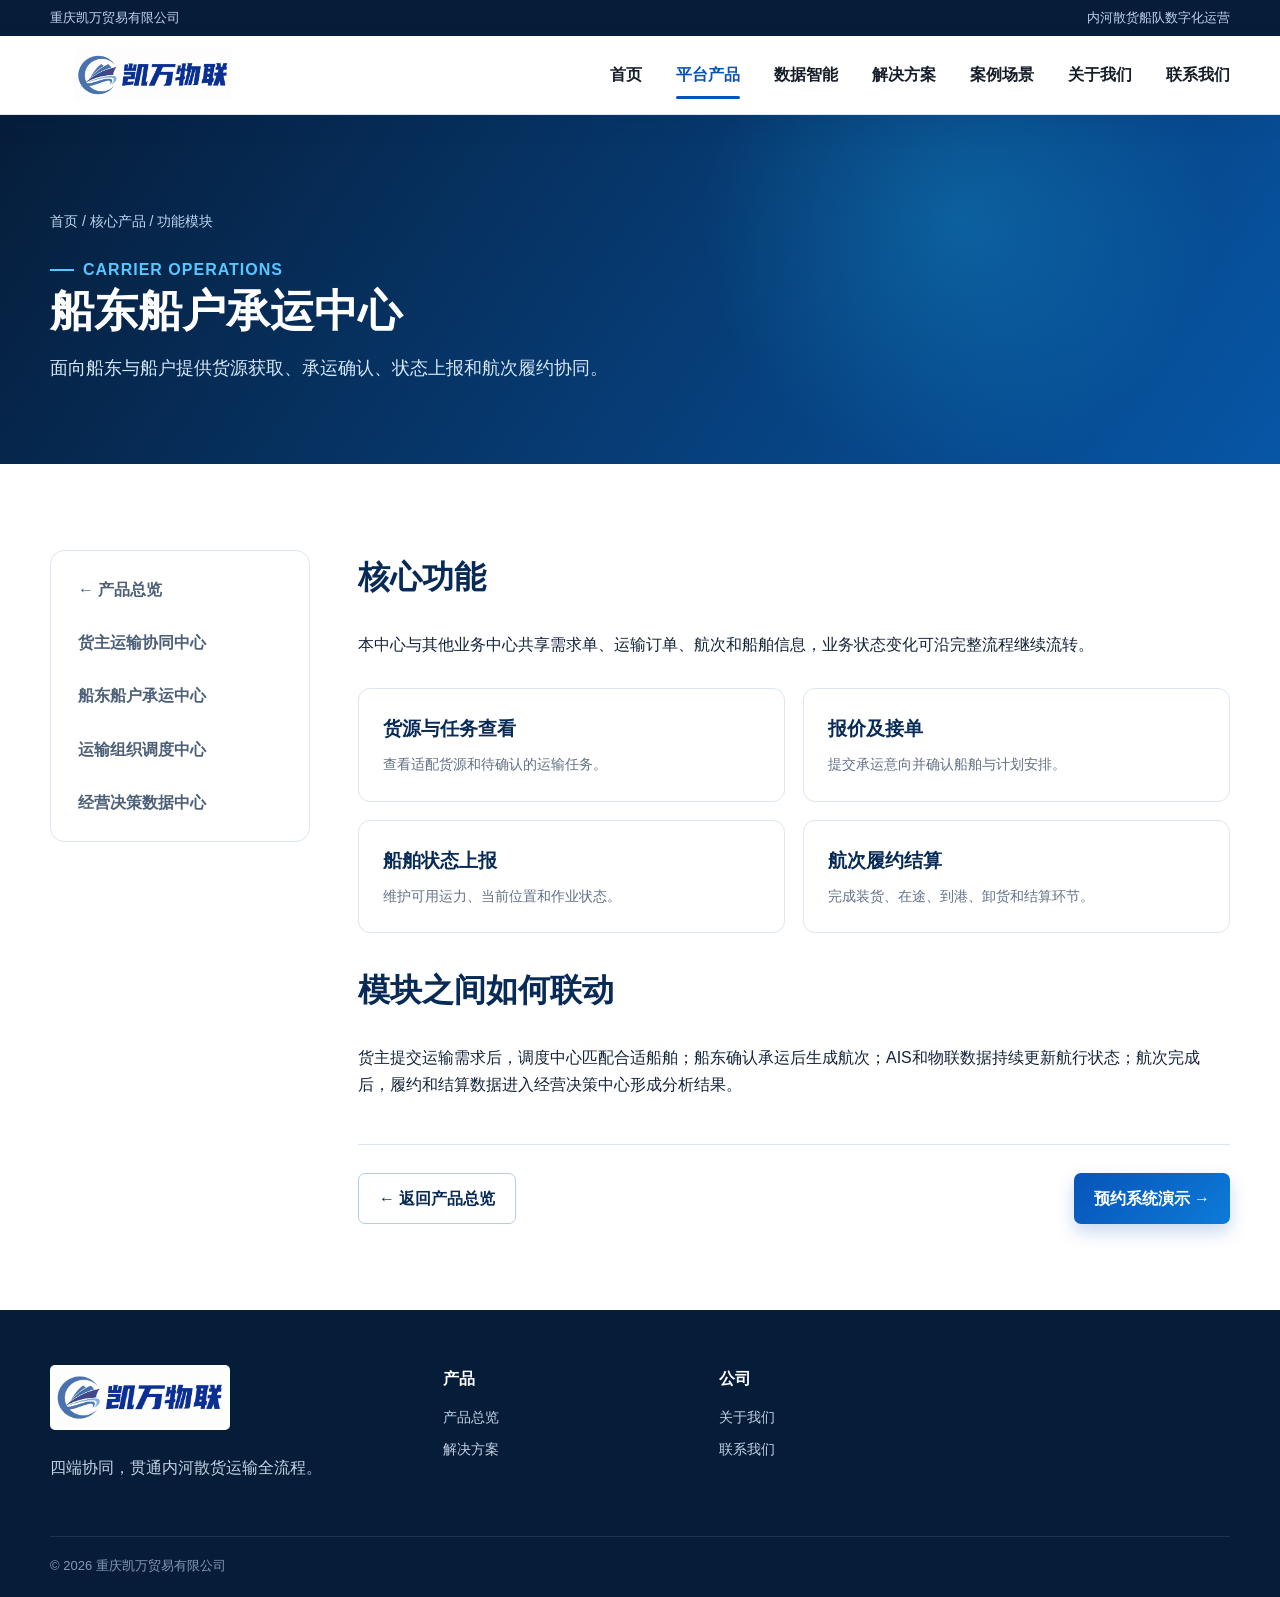
<file: shipowner.html>
<!doctype html><html lang="zh-CN"><head><meta charset="utf-8"><meta name="viewport" content="width=device-width,initial-scale=1"><title>功能模块｜凯万物联</title><link rel="stylesheet" href="assets/style.css"></head><body data-page="product" data-module="shipowner"><div class="topbar"><div class="wrap"><span>重庆凯万贸易有限公司</span><span>内河散货船队数字化运营</span></div></div><header class="header"><div class="wrap nav"><a class="logo" href="index.html"><img src="assets/logo.png" alt="凯万"></a><nav class="links"><a data-nav="home" href="index.html">首页</a><a data-nav="product" href="product.html">平台产品</a><a data-nav="data" href="data.html">数据智能</a><a data-nav="solutions" href="solutions.html">解决方案</a><a data-nav="cases" href="cases.html">案例场景</a><a data-nav="about" href="about.html">关于我们</a><a data-nav="contact" href="contact.html">联系我们</a></nav><a class="nav-cta" href="contact.html">预约系统演示</a></div></header><main><section class="page-hero"><div class="wrap"><div class="crumb"><a href="index.html">首页</a> / <a href="product.html">核心产品</a> / 功能模块</div><span class="eyebrow" data-tag></span><h1 data-title></h1><p data-intro></p></div></section><section><div class="wrap module-layout"><aside class="side"><a href="product.html">← 产品总览</a><a href="shipper.html">货主运输协同中心</a><a href="shipowner.html">船东船户承运中心</a><a href="dispatch.html">运输组织调度中心</a><a href="decision.html">经营决策数据中心</a></aside><article class="content"><h2>核心功能</h2><p>本中心与其他业务中心共享需求单、运输订单、航次和船舶信息，业务状态变化可沿完整流程继续流转。</p><div class="feature-grid" data-features></div><h2>模块之间如何联动</h2><p>货主提交运输需求后，调度中心匹配合适船舶；船东确认承运后生成航次；AIS和物联数据持续更新航行状态；航次完成后，履约和结算数据进入经营决策中心形成分析结果。</p><div class="module-nav"><a class="btn ghost" href="product.html">← 返回产品总览</a><a class="btn primary" href="contact.html">预约系统演示 →</a></div></article></div></section></main><footer class="footer"><div class="wrap"><div class="footer-grid"><div><img src="assets/logo.png" alt="凯万"><p>四端协同，贯通内河散货运输全流程。</p></div><div><h4>产品</h4><a href="product.html">产品总览</a><a href="solutions.html">解决方案</a></div><div><h4>公司</h4><a href="about.html">关于我们</a><a href="contact.html">联系我们</a></div></div><div class="copyright">© <span data-year></span> 重庆凯万贸易有限公司</div></div></footer><script src="assets/app.js"></script><script src="module-template.js"></script></body></html>
</file>
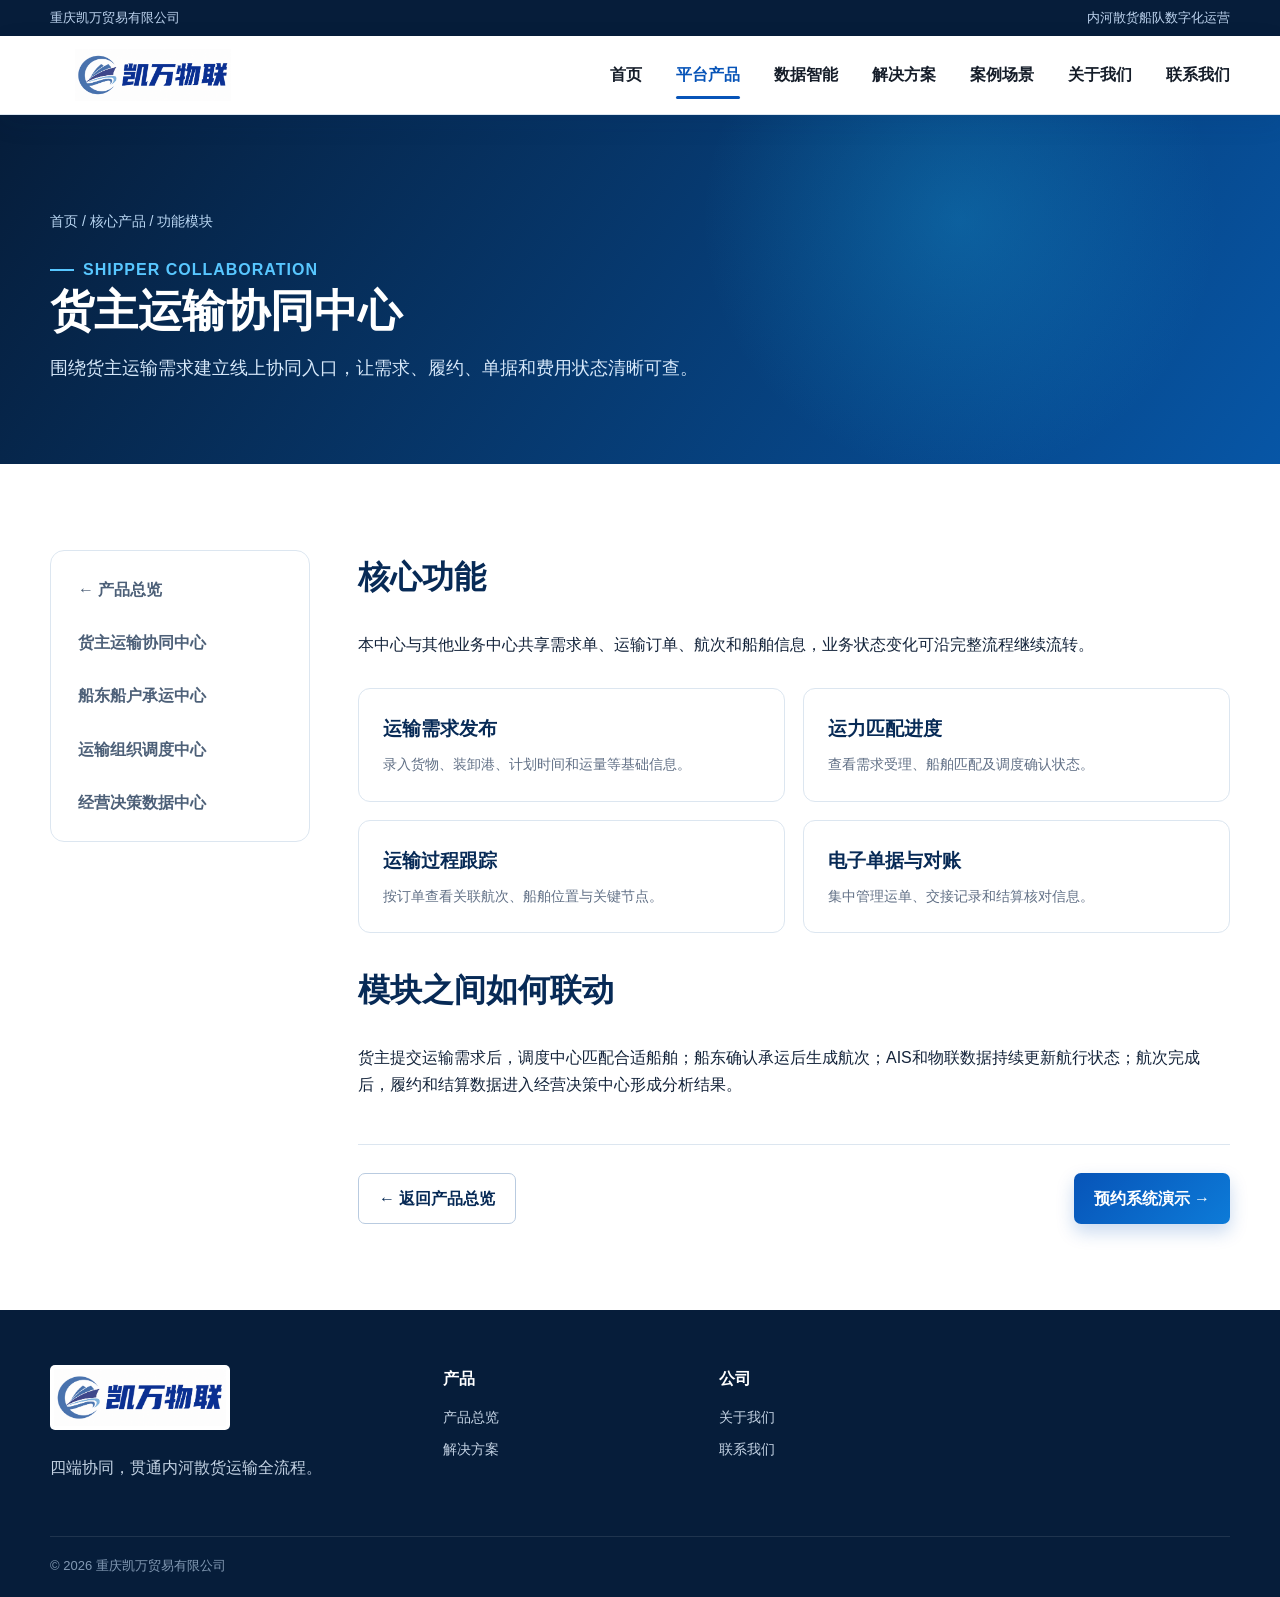
<file: shipper.html>
<!doctype html><html lang="zh-CN"><head><meta charset="utf-8"><meta name="viewport" content="width=device-width,initial-scale=1"><title>功能模块｜凯万物联</title><link rel="stylesheet" href="assets/style.css"></head><body data-page="product" data-module="shipper"><div class="topbar"><div class="wrap"><span>重庆凯万贸易有限公司</span><span>内河散货船队数字化运营</span></div></div><header class="header"><div class="wrap nav"><a class="logo" href="index.html"><img src="assets/logo.png" alt="凯万"></a><nav class="links"><a data-nav="home" href="index.html">首页</a><a data-nav="product" href="product.html">平台产品</a><a data-nav="data" href="data.html">数据智能</a><a data-nav="solutions" href="solutions.html">解决方案</a><a data-nav="cases" href="cases.html">案例场景</a><a data-nav="about" href="about.html">关于我们</a><a data-nav="contact" href="contact.html">联系我们</a></nav><a class="nav-cta" href="contact.html">预约系统演示</a></div></header><main><section class="page-hero"><div class="wrap"><div class="crumb"><a href="index.html">首页</a> / <a href="product.html">核心产品</a> / 功能模块</div><span class="eyebrow" data-tag></span><h1 data-title></h1><p data-intro></p></div></section><section><div class="wrap module-layout"><aside class="side"><a href="product.html">← 产品总览</a><a href="shipper.html">货主运输协同中心</a><a href="shipowner.html">船东船户承运中心</a><a href="dispatch.html">运输组织调度中心</a><a href="decision.html">经营决策数据中心</a></aside><article class="content"><h2>核心功能</h2><p>本中心与其他业务中心共享需求单、运输订单、航次和船舶信息，业务状态变化可沿完整流程继续流转。</p><div class="feature-grid" data-features></div><h2>模块之间如何联动</h2><p>货主提交运输需求后，调度中心匹配合适船舶；船东确认承运后生成航次；AIS和物联数据持续更新航行状态；航次完成后，履约和结算数据进入经营决策中心形成分析结果。</p><div class="module-nav"><a class="btn ghost" href="product.html">← 返回产品总览</a><a class="btn primary" href="contact.html">预约系统演示 →</a></div></article></div></section></main><footer class="footer"><div class="wrap"><div class="footer-grid"><div><img src="assets/logo.png" alt="凯万"><p>四端协同，贯通内河散货运输全流程。</p></div><div><h4>产品</h4><a href="product.html">产品总览</a><a href="solutions.html">解决方案</a></div><div><h4>公司</h4><a href="about.html">关于我们</a><a href="contact.html">联系我们</a></div></div><div class="copyright">© <span data-year></span> 重庆凯万贸易有限公司</div></div></footer><script src="assets/app.js"></script><script src="module-template.js"></script></body></html>
</file>
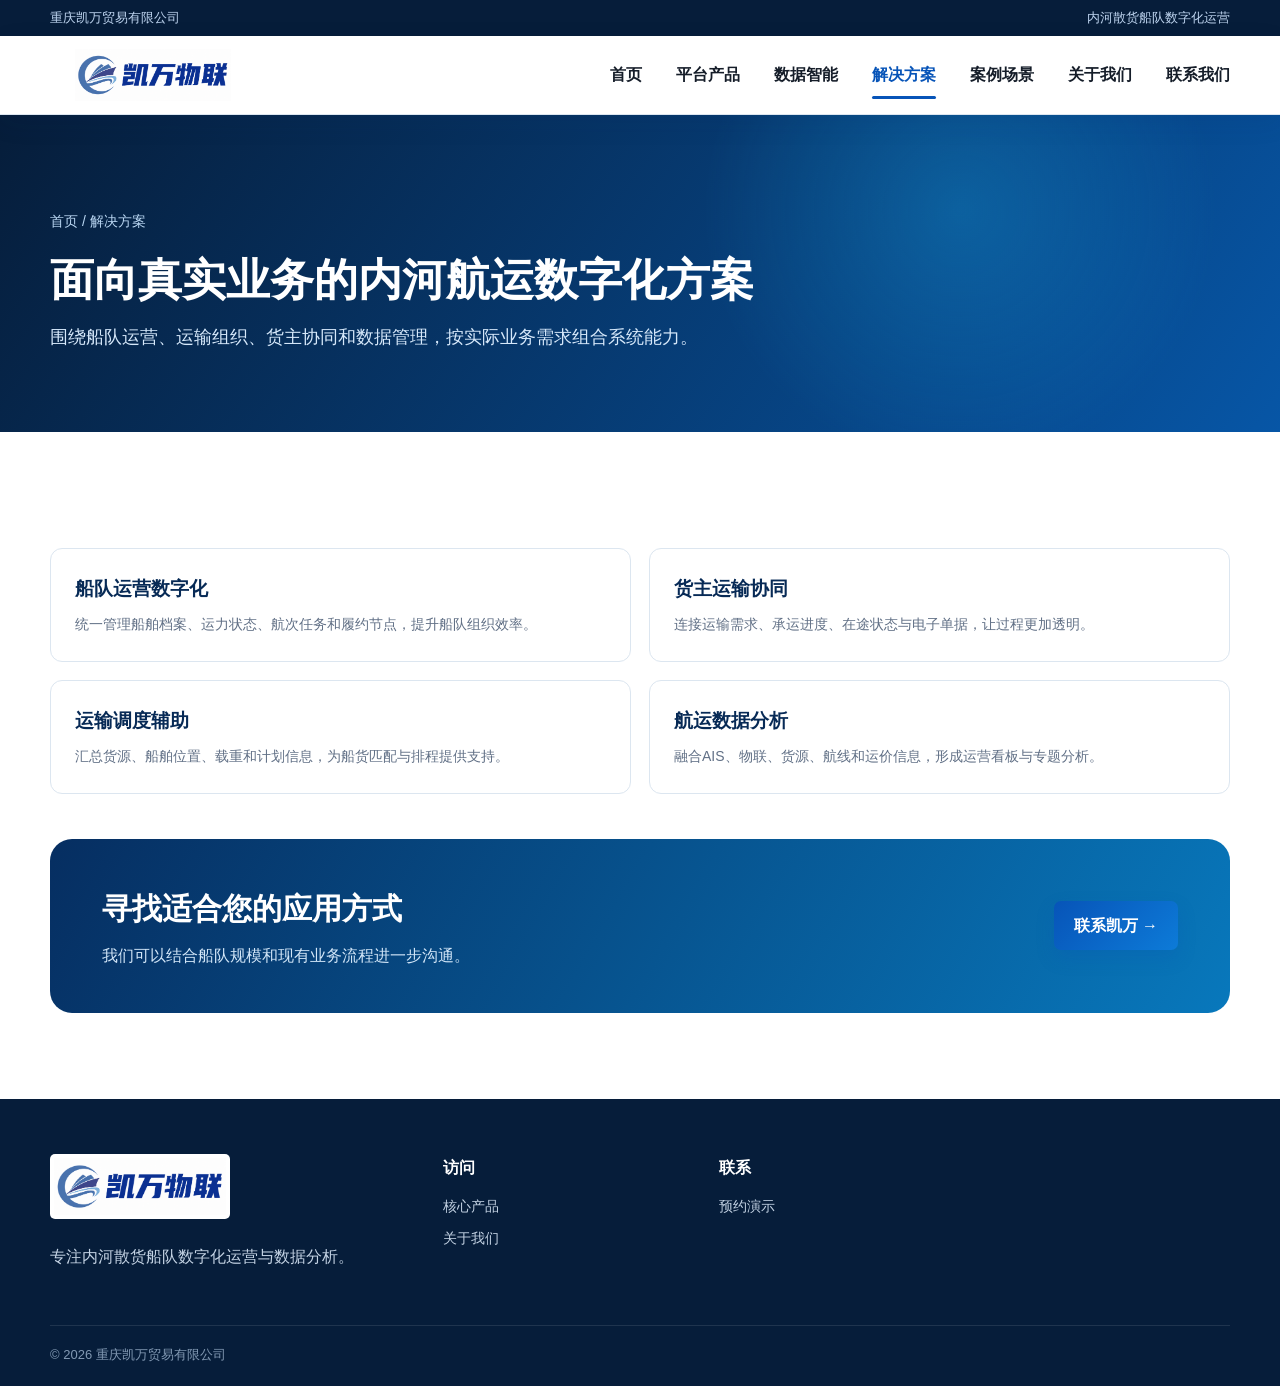
<file: solutions.html>
<!doctype html><html lang="zh-CN"><head><meta charset="utf-8"><meta name="viewport" content="width=device-width,initial-scale=1"><title>解决方案｜凯万物联</title><link rel="stylesheet" href="assets/style.css"></head><body data-page="solutions"><div class="topbar"><div class="wrap"><span>重庆凯万贸易有限公司</span><span>内河散货船队数字化运营</span></div></div><header class="header"><div class="wrap nav"><a class="logo" href="index.html"><img src="assets/logo.png" alt="凯万"></a><nav class="links"><a data-nav="home" href="index.html">首页</a><a data-nav="product" href="product.html">平台产品</a><a data-nav="data" href="data.html">数据智能</a><a data-nav="solutions" href="solutions.html">解决方案</a><a data-nav="cases" href="cases.html">案例场景</a><a data-nav="about" href="about.html">关于我们</a><a data-nav="contact" href="contact.html">联系我们</a></nav><a class="nav-cta" href="contact.html">预约系统演示</a></div></header><main><section class="page-hero"><div class="wrap"><div class="crumb"><a href="index.html">首页</a> / 解决方案</div><h1>面向真实业务的内河航运数字化方案</h1><p>围绕船队运营、运输组织、货主协同和数据管理，按实际业务需求组合系统能力。</p></div></section><section><div class="wrap"><div class="feature-grid"><div class="feature"><h3>船队运营数字化</h3><p>统一管理船舶档案、运力状态、航次任务和履约节点，提升船队组织效率。</p></div><div class="feature"><h3>货主运输协同</h3><p>连接运输需求、承运进度、在途状态与电子单据，让过程更加透明。</p></div><div class="feature"><h3>运输调度辅助</h3><p>汇总货源、船舶位置、载重和计划信息，为船货匹配与排程提供支持。</p></div><div class="feature"><h3>航运数据分析</h3><p>融合AIS、物联、货源、航线和运价信息，形成运营看板与专题分析。</p></div></div><div class="cta" style="margin-top:45px"><div><h2>寻找适合您的应用方式</h2><p>我们可以结合船队规模和现有业务流程进一步沟通。</p></div><a class="btn primary" href="contact.html">联系凯万 →</a></div></div></section></main><footer class="footer"><div class="wrap"><div class="footer-grid"><div><img src="assets/logo.png" alt="凯万"><p>专注内河散货船队数字化运营与数据分析。</p></div><div><h4>访问</h4><a href="product.html">核心产品</a><a href="about.html">关于我们</a></div><div><h4>联系</h4><a href="contact.html">预约演示</a></div></div><div class="copyright">© <span data-year></span> 重庆凯万贸易有限公司</div></div></footer><script src="assets/app.js"></script></body></html>
</file>
<file: assets/style.css>
:root{--blue:#0754b8;--navy:#072a56;--cyan:#18a8e5;--ink:#13233a;--muted:#617086;--line:#dce6f0;--bg:#f4f8fc;--white:#fff;--shadow:0 18px 50px rgba(7,42,86,.12)}
*{box-sizing:border-box}html{scroll-behavior:smooth}body{margin:0;font-family:"Microsoft YaHei","PingFang SC",Arial,sans-serif;color:var(--ink);background:#fff;line-height:1.7}a{text-decoration:none;color:inherit}img{max-width:100%}.wrap{width:min(1180px,calc(100% - 40px));margin:auto}
.topbar{background:#061d3a;color:#bed4ef;font-size:13px}.topbar .wrap{height:36px;display:flex;align-items:center;justify-content:space-between}.header{position:sticky;top:0;z-index:20;background:#fff;border-bottom:1px solid #dce6f0;box-shadow:0 8px 25px rgba(7,42,86,.08)}.nav{height:78px;display:flex;align-items:center;gap:22px}.logo{display:flex;align-items:center;margin-right:auto;background:#fff;border-radius:5px;padding:2px 8px}.logo img{width:190px;height:52px;object-fit:contain}.links{display:flex;align-items:center;gap:34px;height:100%}.links a{height:100%;display:flex;align-items:center;font-size:16px;font-weight:700;color:#151d29;position:relative;white-space:nowrap}.links a:hover,.links a.active{color:#0754b8}.links a.active:after{content:"";position:absolute;left:0;right:0;bottom:15px;height:3px;background:#0754b8;border-radius:2px}.nav-cta,.btn{display:inline-flex;align-items:center;justify-content:center;gap:8px;border-radius:7px;padding:11px 20px;font-weight:700;transition:.2s}.nav-cta{display:none}.btn.primary{color:#fff;background:linear-gradient(135deg,var(--blue),#0d7bd8);box-shadow:0 8px 18px rgba(7,84,184,.22)}.btn.ghost{border:1px solid #b9cbe0;color:var(--navy);background:#fff}.btn:hover{transform:translateY(-2px)}
.hero{min-height:650px;color:#fff;position:relative;overflow:hidden;background:radial-gradient(circle at 78% 35%,rgba(24,168,229,.28),transparent 28%),linear-gradient(120deg,#041c38 0%,#073f82 62%,#0879bc 100%)}.hero:before{content:"";position:absolute;inset:0;background-image:linear-gradient(rgba(255,255,255,.04) 1px,transparent 1px),linear-gradient(90deg,rgba(255,255,255,.04) 1px,transparent 1px);background-size:48px 48px;mask-image:linear-gradient(to right,transparent,#000)}.hero .wrap{position:relative;min-height:650px;display:grid;grid-template-columns:1.15fr .85fr;align-items:center;gap:70px}.eyebrow{display:inline-flex;align-items:center;gap:9px;color:#58c7ff;font-weight:700;letter-spacing:1px}.eyebrow:before{content:"";width:24px;height:2px;background:currentColor}.hero h1{font-size:50px;line-height:1.22;margin:20px 0 22px;letter-spacing:1px}.hero p{font-size:18px;color:#d9e9fa;max-width:720px}.actions{display:flex;gap:14px;margin-top:34px}.hero-panel{position:relative;background:rgba(255,255,255,.09);border:1px solid rgba(255,255,255,.2);border-radius:22px;padding:28px;box-shadow:0 30px 70px rgba(0,0,0,.2);backdrop-filter:blur(12px)}.radar{height:310px;border-radius:16px;background:radial-gradient(circle at center,transparent 19%,rgba(99,205,255,.16) 20%,transparent 21%,transparent 39%,rgba(99,205,255,.14) 40%,transparent 41%,transparent 59%,rgba(99,205,255,.12) 60%,transparent 61%),linear-gradient(rgba(255,255,255,.07) 1px,transparent 1px),linear-gradient(90deg,rgba(255,255,255,.07) 1px,transparent 1px);background-size:auto,38px 38px,38px 38px;position:relative}.ship{position:absolute;left:55%;top:48%;transform:translate(-50%,-50%) rotate(-12deg);font-size:58px;filter:drop-shadow(0 8px 15px rgba(0,0,0,.25))}.pulse{position:absolute;width:18px;height:18px;border-radius:50%;background:#5be4ff;box-shadow:0 0 0 13px rgba(91,228,255,.14);animation:pulse 2s infinite}.p1{left:22%;top:32%}.p2{right:16%;bottom:24%}.p3{left:38%;bottom:13%}@keyframes pulse{50%{box-shadow:0 0 0 23px rgba(91,228,255,0)}}
section{padding:86px 0}.section-head{display:flex;align-items:end;justify-content:space-between;gap:30px;margin-bottom:34px}.section-head h2{font-size:36px;margin:8px 0 0;color:var(--navy)}.section-head p{max-width:620px;color:var(--muted);margin:0}.cards{display:grid;grid-template-columns:repeat(4,1fr);gap:20px}.card{display:flex;flex-direction:column;border:1px solid var(--line);border-radius:15px;padding:28px;background:#fff;transition:.25s;min-height:280px}.card:hover{transform:translateY(-7px);box-shadow:var(--shadow);border-color:#a8d4f5}.icon{width:54px;height:54px;border-radius:14px;display:grid;place-items:center;background:linear-gradient(135deg,#e9f5ff,#dcecff);color:var(--blue);font-size:27px}.card h3{font-size:21px;margin:20px 0 10px;color:var(--navy)}.card p{font-size:14px;color:var(--muted);margin:0 0 20px}.more{margin-top:auto;color:var(--blue);font-weight:700}.flow{background:var(--bg)}.flowline{display:grid;grid-template-columns:repeat(7,1fr);gap:8px;align-items:center}.flow-step{text-align:center;background:#fff;border:1px solid var(--line);padding:22px 10px;border-radius:12px;font-weight:700;color:var(--navy);position:relative}.flow-step:not(:last-child):after{content:"→";position:absolute;right:-15px;top:50%;transform:translateY(-50%);z-index:2;color:var(--cyan);font-size:20px}.number{display:block;color:var(--cyan);font-size:12px;margin-bottom:7px}.split{display:grid;grid-template-columns:1fr 1fr;gap:70px;align-items:center}.visual{min-height:420px;border-radius:22px;background:linear-gradient(145deg,#082f62,#087bb9);padding:30px;color:#fff;box-shadow:var(--shadow)}.metric-grid{display:grid;grid-template-columns:1fr 1fr;gap:16px;margin-top:35px}.metric{padding:22px;border:1px solid rgba(255,255,255,.18);background:rgba(255,255,255,.08);border-radius:12px}.metric strong{display:block;font-size:28px;color:#72ddff}.list{padding:0;list-style:none}.list li{margin:14px 0;padding-left:28px;position:relative}.list li:before{content:"✓";position:absolute;left:0;color:var(--blue);font-weight:bold}.cta{background:linear-gradient(120deg,#062e61,#0878bc);color:#fff;border-radius:22px;padding:44px 52px;display:flex;justify-content:space-between;align-items:center;gap:30px}.cta h2{margin:0 0 8px;font-size:30px}.cta p{margin:0;color:#d2e6f8}
.page-hero{padding:95px 0 80px;color:#fff;background:radial-gradient(circle at 75% 30%,rgba(27,170,229,.28),transparent 26%),linear-gradient(125deg,#061d3a,#0756a6)}.crumb{font-size:14px;color:#bbd8f4;margin-bottom:18px}.page-hero h1{font-size:44px;line-height:1.25;margin:0 0 15px}.page-hero p{font-size:18px;color:#d6e8fa;max-width:760px;margin:0}.module-layout{display:grid;grid-template-columns:260px 1fr;gap:48px}.side{position:sticky;top:105px;align-self:start;border:1px solid var(--line);border-radius:14px;padding:12px;background:#fff}.side a{display:block;padding:13px 15px;border-radius:8px;font-weight:600;color:#4d6078}.side a:hover,.side a.active{background:#eaf4ff;color:var(--blue)}.content h2{font-size:32px;color:var(--navy);margin-top:0}.feature-grid{display:grid;grid-template-columns:1fr 1fr;gap:18px;margin:30px 0}.feature{padding:24px;border:1px solid var(--line);border-radius:12px;background:#fff}.feature h3{margin:0 0 8px;color:var(--navy)}.feature p{margin:0;color:var(--muted);font-size:14px}.module-nav{display:flex;justify-content:space-between;gap:15px;margin-top:45px;padding-top:28px;border-top:1px solid var(--line)}.footer{background:#061d3a;color:#c4d3e4;padding:55px 0 20px}.footer-grid{display:grid;grid-template-columns:1.5fr repeat(3,1fr);gap:40px}.footer img{width:180px;background:#fff;border-radius:5px;padding:4px}.footer h4{color:#fff;margin:0 0 14px}.footer a{display:block;margin:8px 0;color:#c4d3e4;font-size:14px}.copyright{border-top:1px solid rgba(255,255,255,.1);margin-top:38px;padding-top:18px;font-size:13px;color:#8299b3}.mobile{display:none}
@media(max-width:1100px){.links{gap:18px}.links a{font-size:14px}.logo img{width:145px}}
@media(max-width:900px){.links{display:none}.mobile{display:block}.hero .wrap,.split{grid-template-columns:1fr}.hero .wrap{padding:80px 0}.hero-panel{display:none}.hero h1{font-size:38px}.cards{grid-template-columns:1fr 1fr}.flowline{grid-template-columns:1fr}.flow-step:not(:last-child):after{content:"↓";top:auto;right:50%;bottom:-20px}.module-layout{grid-template-columns:1fr}.side{position:static;display:grid;grid-template-columns:1fr 1fr}.footer-grid{grid-template-columns:1fr 1fr}}
@media(max-width:560px){.wrap{width:min(100% - 28px,1180px)}.topbar{display:none}.nav{height:66px}.logo img{width:145px}.nav-cta{display:none}.hero h1,.page-hero h1{font-size:31px}.hero{min-height:auto}.hero .wrap{min-height:590px}.actions{flex-direction:column;align-items:flex-start}.cards,.feature-grid,.metric-grid,.footer-grid{grid-template-columns:1fr}.section-head{display:block}.flowline{grid-template-columns:1fr}.cta{padding:32px 25px;display:block}.cta .btn{margin-top:20px}.side{grid-template-columns:1fr}.module-nav{flex-direction:column}}
.decision-hero{padding:48px 0;background:radial-gradient(circle at 72% 35%,rgba(29,151,229,.32),transparent 34%),linear-gradient(125deg,#061d3a,#0756a6)}
.decision-hero-grid{display:grid;grid-template-columns:minmax(360px,.72fr) minmax(0,1.4fr);align-items:center;gap:42px}
.decision-hero-copy{position:relative;z-index:2}
.decision-hero-media{margin:0;width:100%;justify-self:end}
.decision-hero-media img{display:block;width:100%;max-height:430px;object-fit:contain;border:1px solid rgba(94,203,255,.38);border-radius:14px;box-shadow:0 24px 60px rgba(0,18,42,.42)}
@media(max-width:1100px){.decision-hero-grid{grid-template-columns:.8fr 1.2fr;gap:28px}.decision-hero-media img{max-height:360px}}
@media(max-width:900px){.decision-hero-grid{grid-template-columns:1fr}.decision-hero-media{margin-top:12px}.decision-hero-media img{max-height:none}}
</file>
